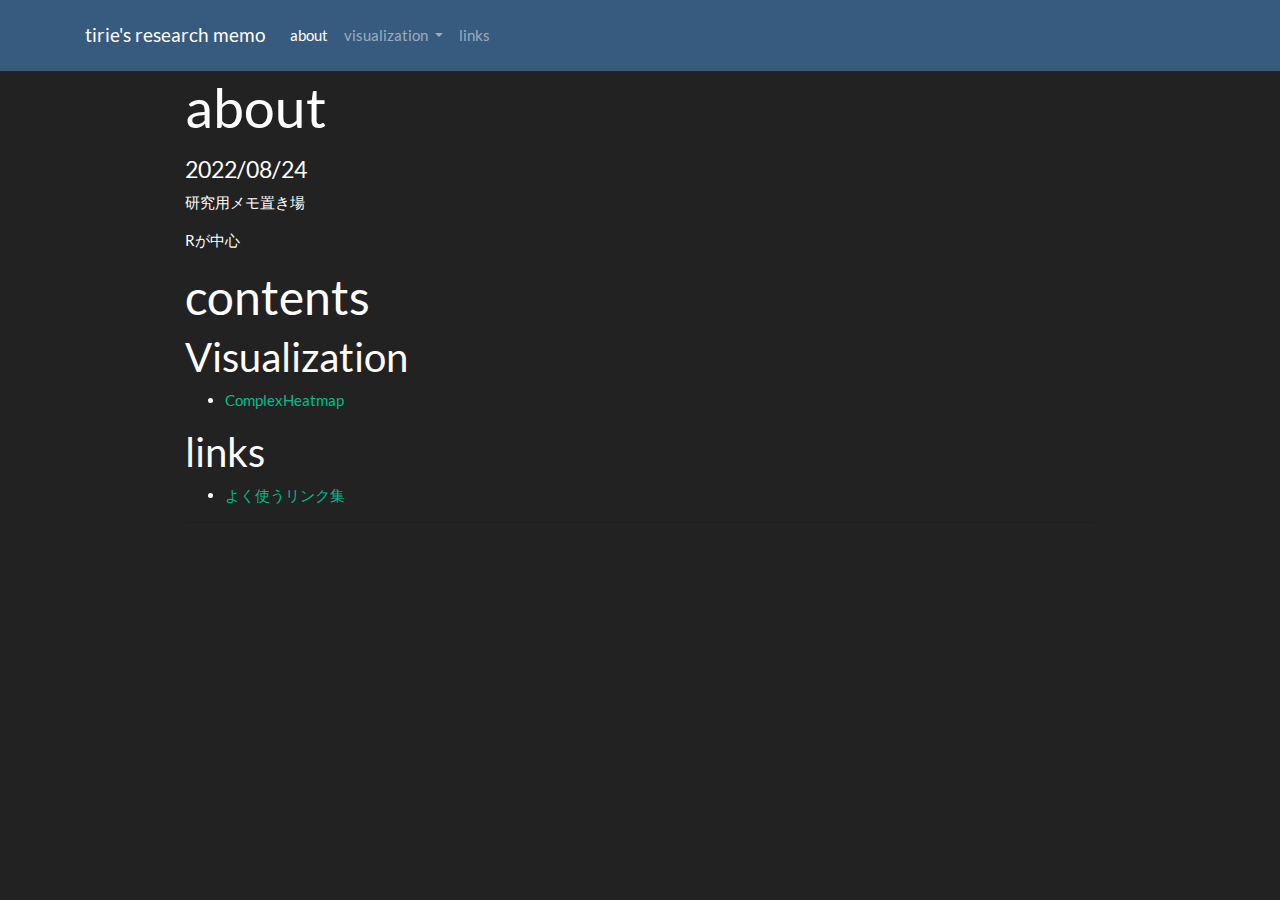
<file: docs/index.html>
<!DOCTYPE html>

<html>

<head>

<meta charset="utf-8" />
<meta name="generator" content="pandoc" />
<meta http-equiv="X-UA-Compatible" content="IE=EDGE" />




<title>about</title>

<script src="site_libs/header-attrs-2.14.3/header-attrs.js"></script>
<script src="site_libs/jquery-3.6.0/jquery-3.6.0.min.js"></script>
<meta name="viewport" content="width=device-width, initial-scale=1, shrink-to-fit=no" />
<link href="site_libs/bootstrap-4.6.0/bootstrap.min.css" rel="stylesheet" />
<script src="site_libs/bootstrap-4.6.0/bootstrap.bundle.min.js"></script>
<script src="site_libs/bs3compat-0.4.0/transition.js"></script>
<script src="site_libs/bs3compat-0.4.0/tabs.js"></script>
<script src="site_libs/bs3compat-0.4.0/bs3compat.js"></script>
<script src="site_libs/navigation-1.1/tabsets.js"></script>
<link href="site_libs/highlightjs-9.12.0/textmate.css" rel="stylesheet" />
<script src="site_libs/highlightjs-9.12.0/highlight.js"></script>

<style type="text/css">
  code{white-space: pre-wrap;}
  span.smallcaps{font-variant: small-caps;}
  span.underline{text-decoration: underline;}
  div.column{display: inline-block; vertical-align: top; width: 50%;}
  div.hanging-indent{margin-left: 1.5em; text-indent: -1.5em;}
  ul.task-list{list-style: none;}
    </style>

<style type="text/css">code{white-space: pre;}</style>
<script type="text/javascript">
if (window.hljs) {
  hljs.configure({languages: []});
  hljs.initHighlightingOnLoad();
  if (document.readyState && document.readyState === "complete") {
    window.setTimeout(function() { hljs.initHighlighting(); }, 0);
  }
}
</script>









<style type = "text/css">
.main-container {
  max-width: 940px;
  margin-left: auto;
  margin-right: auto;
}
img {
  max-width:100%;
}
.tabbed-pane {
  padding-top: 12px;
}
.html-widget {
  margin-bottom: 20px;
}
button.code-folding-btn:focus {
  outline: none;
}
summary {
  display: list-item;
}
details > summary > p:only-child {
  display: inline;
}
pre code {
  padding: 0;
}
</style>


<style type="text/css">
.dropdown-submenu {
  position: relative;
}
.dropdown-submenu>.dropdown-menu {
  top: 0;
  left: 100%;
  margin-top: -6px;
  margin-left: -1px;
  border-radius: 0 6px 6px 6px;
}
.dropdown-submenu:hover>.dropdown-menu {
  display: block;
}
.dropdown-submenu>a:after {
  display: block;
  content: " ";
  float: right;
  width: 0;
  height: 0;
  border-color: transparent;
  border-style: solid;
  border-width: 5px 0 5px 5px;
  border-left-color: #cccccc;
  margin-top: 5px;
  margin-right: -10px;
}
.dropdown-submenu:hover>a:after {
  border-left-color: #adb5bd;
}
.dropdown-submenu.pull-left {
  float: none;
}
.dropdown-submenu.pull-left>.dropdown-menu {
  left: -100%;
  margin-left: 10px;
  border-radius: 6px 0 6px 6px;
}
</style>

<script type="text/javascript">
// manage active state of menu based on current page
$(document).ready(function () {
  // active menu anchor
  href = window.location.pathname
  href = href.substr(href.lastIndexOf('/') + 1)
  if (href === "")
    href = "index.html";
  var menuAnchor = $('a[href="' + href + '"]');

  // mark the anchor link active (and if it's in a dropdown, also mark that active)
  var dropdown = menuAnchor.closest('li.dropdown');
  if (window.bootstrap) { // Bootstrap 4+
    menuAnchor.addClass('active');
    dropdown.find('> .dropdown-toggle').addClass('active');
  } else { // Bootstrap 3
    menuAnchor.parent().addClass('active');
    dropdown.addClass('active');
  }

  // Navbar adjustments
  var navHeight = $(".navbar").first().height() + 15;
  var style = document.createElement('style');
  var pt = "padding-top: " + navHeight + "px; ";
  var mt = "margin-top: -" + navHeight + "px; ";
  var css = "";
  // offset scroll position for anchor links (for fixed navbar)
  for (var i = 1; i <= 6; i++) {
    css += ".section h" + i + "{ " + pt + mt + "}\n";
  }
  style.innerHTML = "body {" + pt + "padding-bottom: 40px; }\n" + css;
  document.head.appendChild(style);
});
</script>

<!-- tabsets -->

<style type="text/css">
.tabset-dropdown > .nav-tabs {
  display: inline-table;
  max-height: 500px;
  min-height: 44px;
  overflow-y: auto;
  border: 1px solid #ddd;
  border-radius: 4px;
}

.tabset-dropdown > .nav-tabs > li.active:before {
  content: "";
  font-family: 'Glyphicons Halflings';
  display: inline-block;
  padding: 10px;
  border-right: 1px solid #ddd;
}

.tabset-dropdown > .nav-tabs.nav-tabs-open > li.active:before {
  content: "&#xe258;";
  border: none;
}

.tabset-dropdown > .nav-tabs.nav-tabs-open:before {
  content: "";
  font-family: 'Glyphicons Halflings';
  display: inline-block;
  padding: 10px;
  border-right: 1px solid #ddd;
}

.tabset-dropdown > .nav-tabs > li.active {
  display: block;
}

.tabset-dropdown > .nav-tabs > li > a,
.tabset-dropdown > .nav-tabs > li > a:focus,
.tabset-dropdown > .nav-tabs > li > a:hover {
  border: none;
  display: inline-block;
  border-radius: 4px;
  background-color: transparent;
}

.tabset-dropdown > .nav-tabs.nav-tabs-open > li {
  display: block;
  float: none;
}

.tabset-dropdown > .nav-tabs > li {
  display: none;
}
</style>

<!-- code folding -->




</head>

<body>


<div class="container-fluid main-container">




<div class="navbar navbar-default  navbar-fixed-top" role="navigation">
  <div class="container">
    <div class="navbar-header">
      <button type="button" class="navbar-toggle collapsed" data-toggle="collapse" data-bs-toggle="collapse" data-target="#navbar" data-bs-target="#navbar">
        <span class="icon-bar"></span>
        <span class="icon-bar"></span>
        <span class="icon-bar"></span>
      </button>
      <a class="navbar-brand" href="index.html">tirie's research memo</a>
    </div>
    <div id="navbar" class="navbar-collapse collapse">
      <ul class="nav navbar-nav">
        <li>
  <a href="index.html">about</a>
</li>
<li class="dropdown">
  <a href="#" class="dropdown-toggle" data-toggle="dropdown" role="button" data-bs-toggle="dropdown" aria-expanded="false">
    visualization
     
    <span class="caret"></span>
  </a>
  <ul class="dropdown-menu" role="menu">
    <li>
      <a href="ComplexHeatmap.html">ComplexHeatmap</a>
    </li>
  </ul>
</li>
<li>
  <a href="links.html">links</a>
</li>
      </ul>
      <ul class="nav navbar-nav navbar-right">
        
      </ul>
    </div><!--/.nav-collapse -->
  </div><!--/.container -->
</div><!--/.navbar -->

<div id="header">



<h1 class="title toc-ignore">about</h1>
<h4 class="date">2022/08/24</h4>

</div>


<p>研究用メモ置き場</p>
<p>Rが中心</p>
<div id="contents" class="section level1">
<h1>contents</h1>
<div id="visualization" class="section level2">
<h2>Visualization</h2>
<ul>
<li><a href="ComplexHeatmap.html">ComplexHeatmap</a></li>
</ul>
</div>
<div id="links" class="section level2">
<h2>links</h2>
<ul>
<li><a href="links.html">よく使うリンク集</a></li>
</ul>
<hr />
</div>
</div>




</div>

<script>

// add bootstrap table styles to pandoc tables
function bootstrapStylePandocTables() {
  $('tr.odd').parent('tbody').parent('table').addClass('table table-condensed');
}
$(document).ready(function () {
  bootstrapStylePandocTables();
});


</script>

<!-- tabsets -->

<script>
$(document).ready(function () {
  window.buildTabsets("TOC");
});

$(document).ready(function () {
  $('.tabset-dropdown > .nav-tabs > li').click(function () {
    $(this).parent().toggleClass('nav-tabs-open');
  });
});
</script>

<!-- code folding -->


<!-- dynamically load mathjax for compatibility with self-contained -->
<script>
  (function () {
    var script = document.createElement("script");
    script.type = "text/javascript";
    script.src  = "https://mathjax.rstudio.com/latest/MathJax.js?config=TeX-AMS-MML_HTMLorMML";
    document.getElementsByTagName("head")[0].appendChild(script);
  })();
</script>

</body>
</html>
</file>
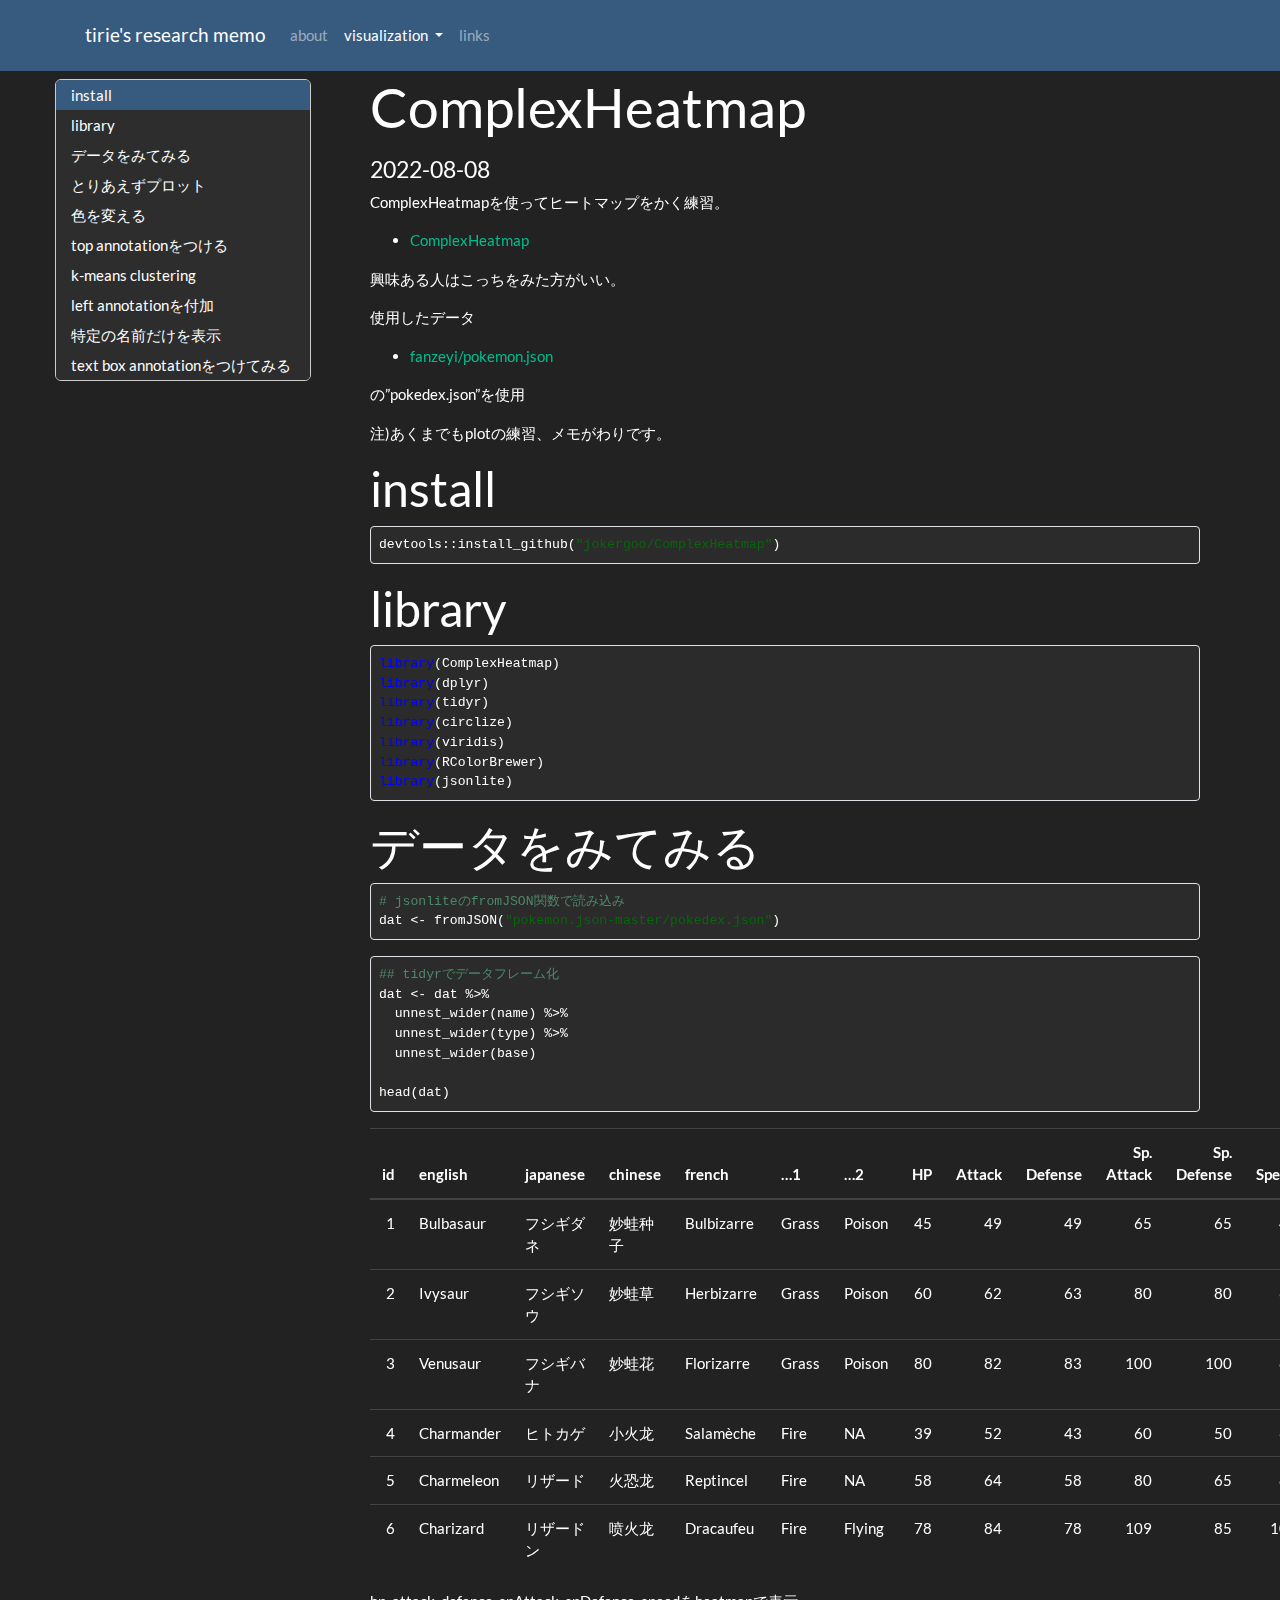
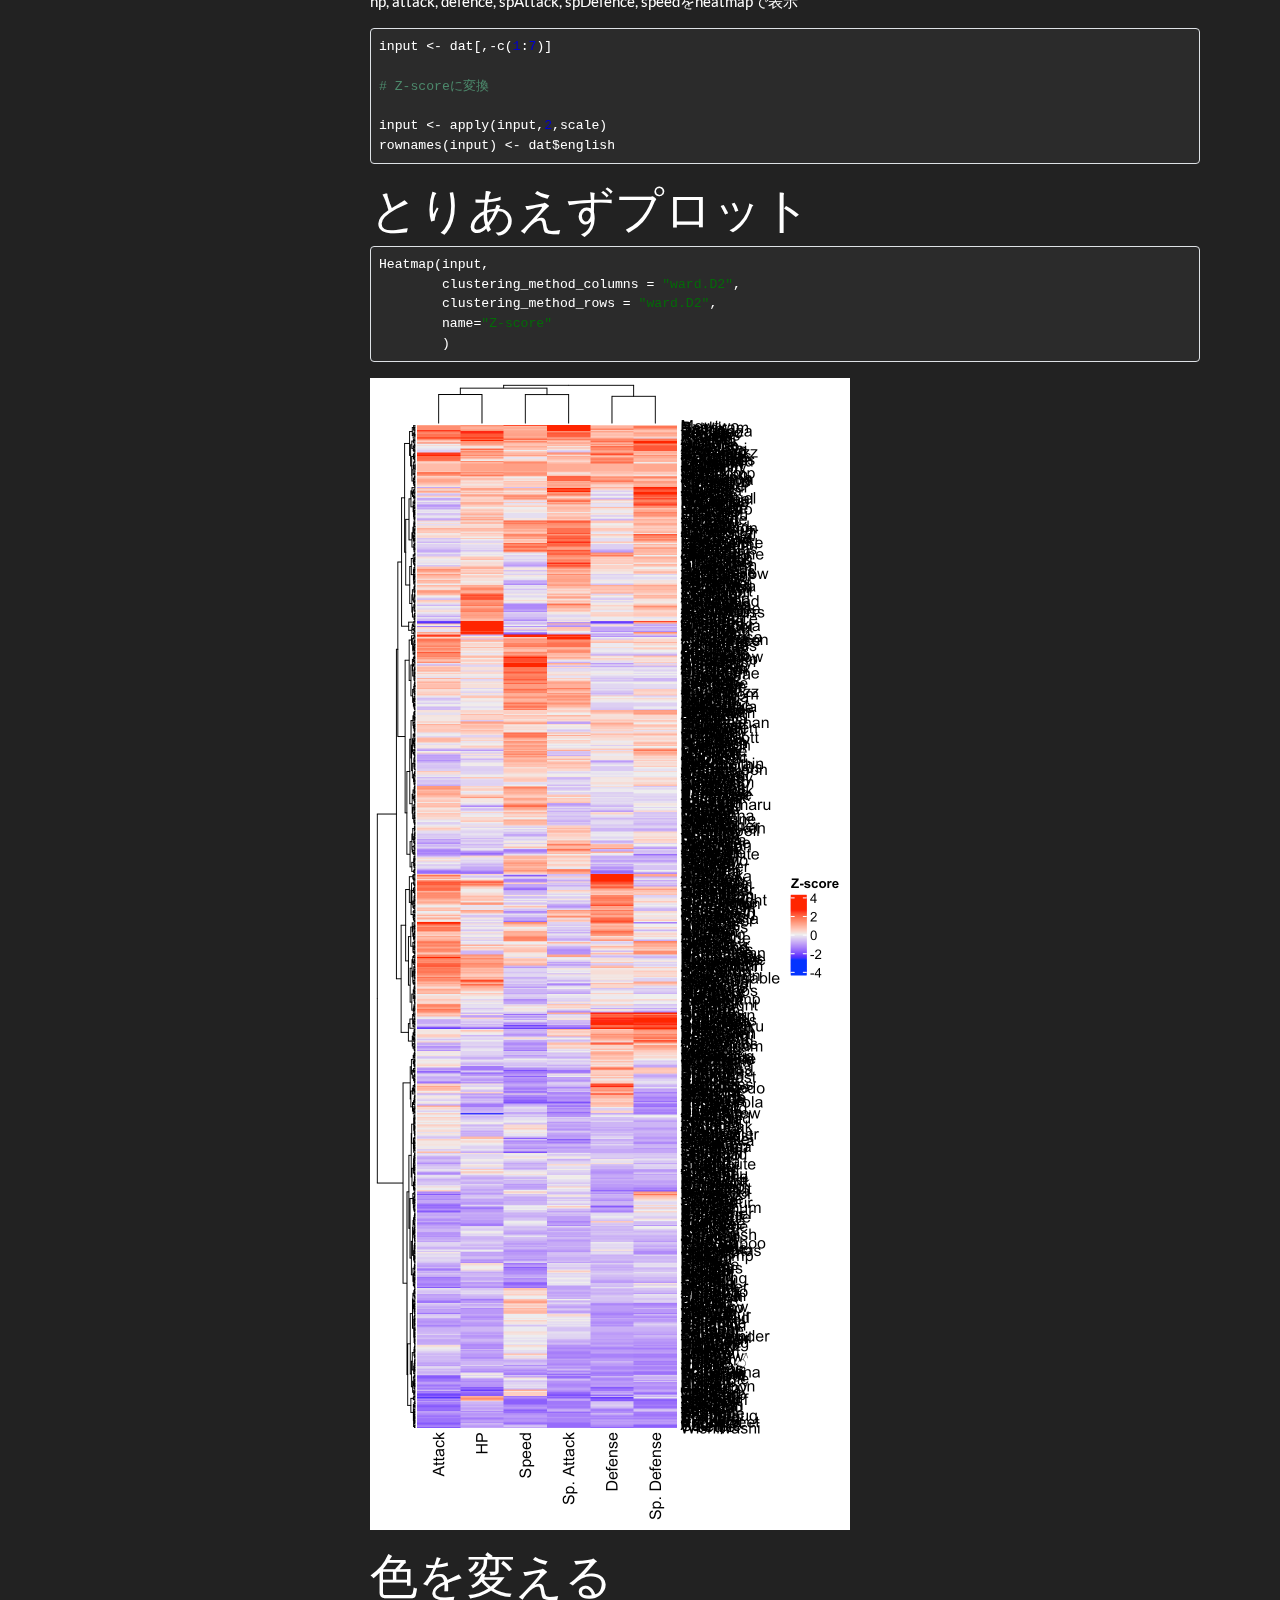
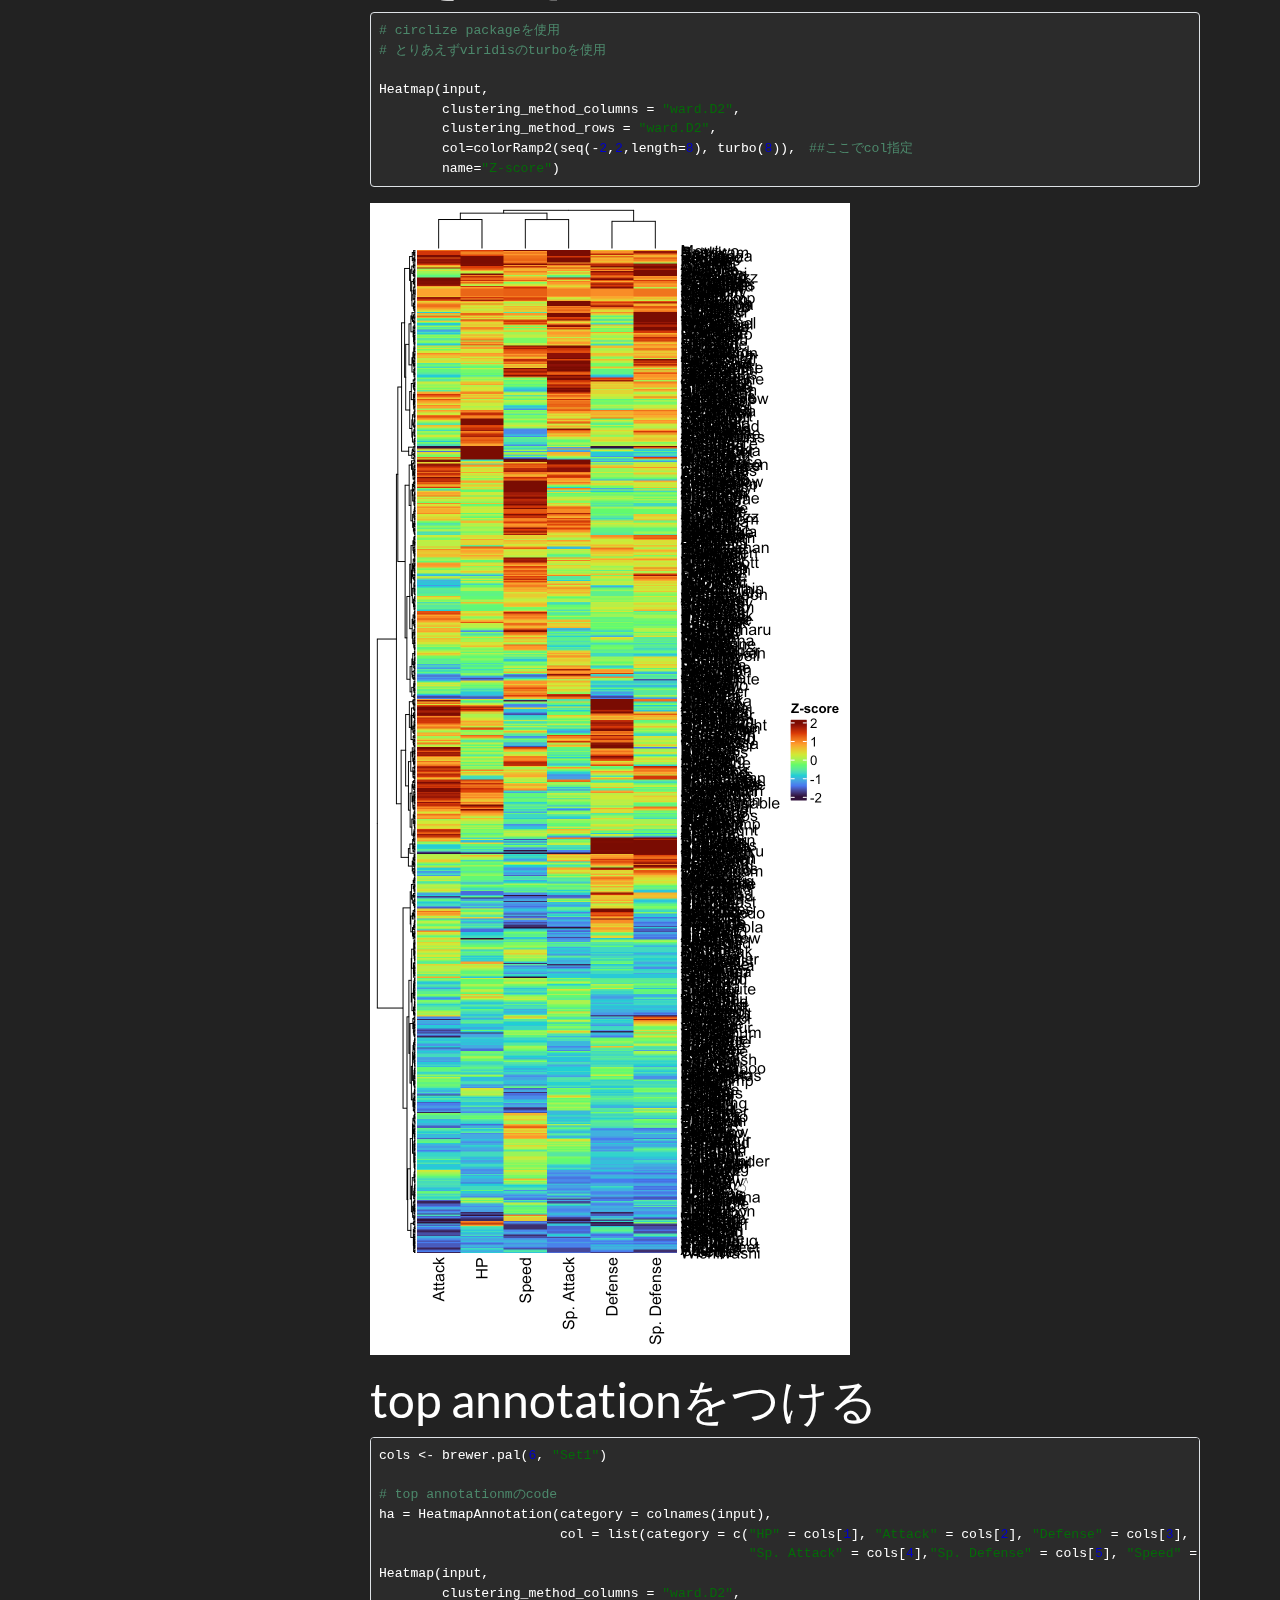
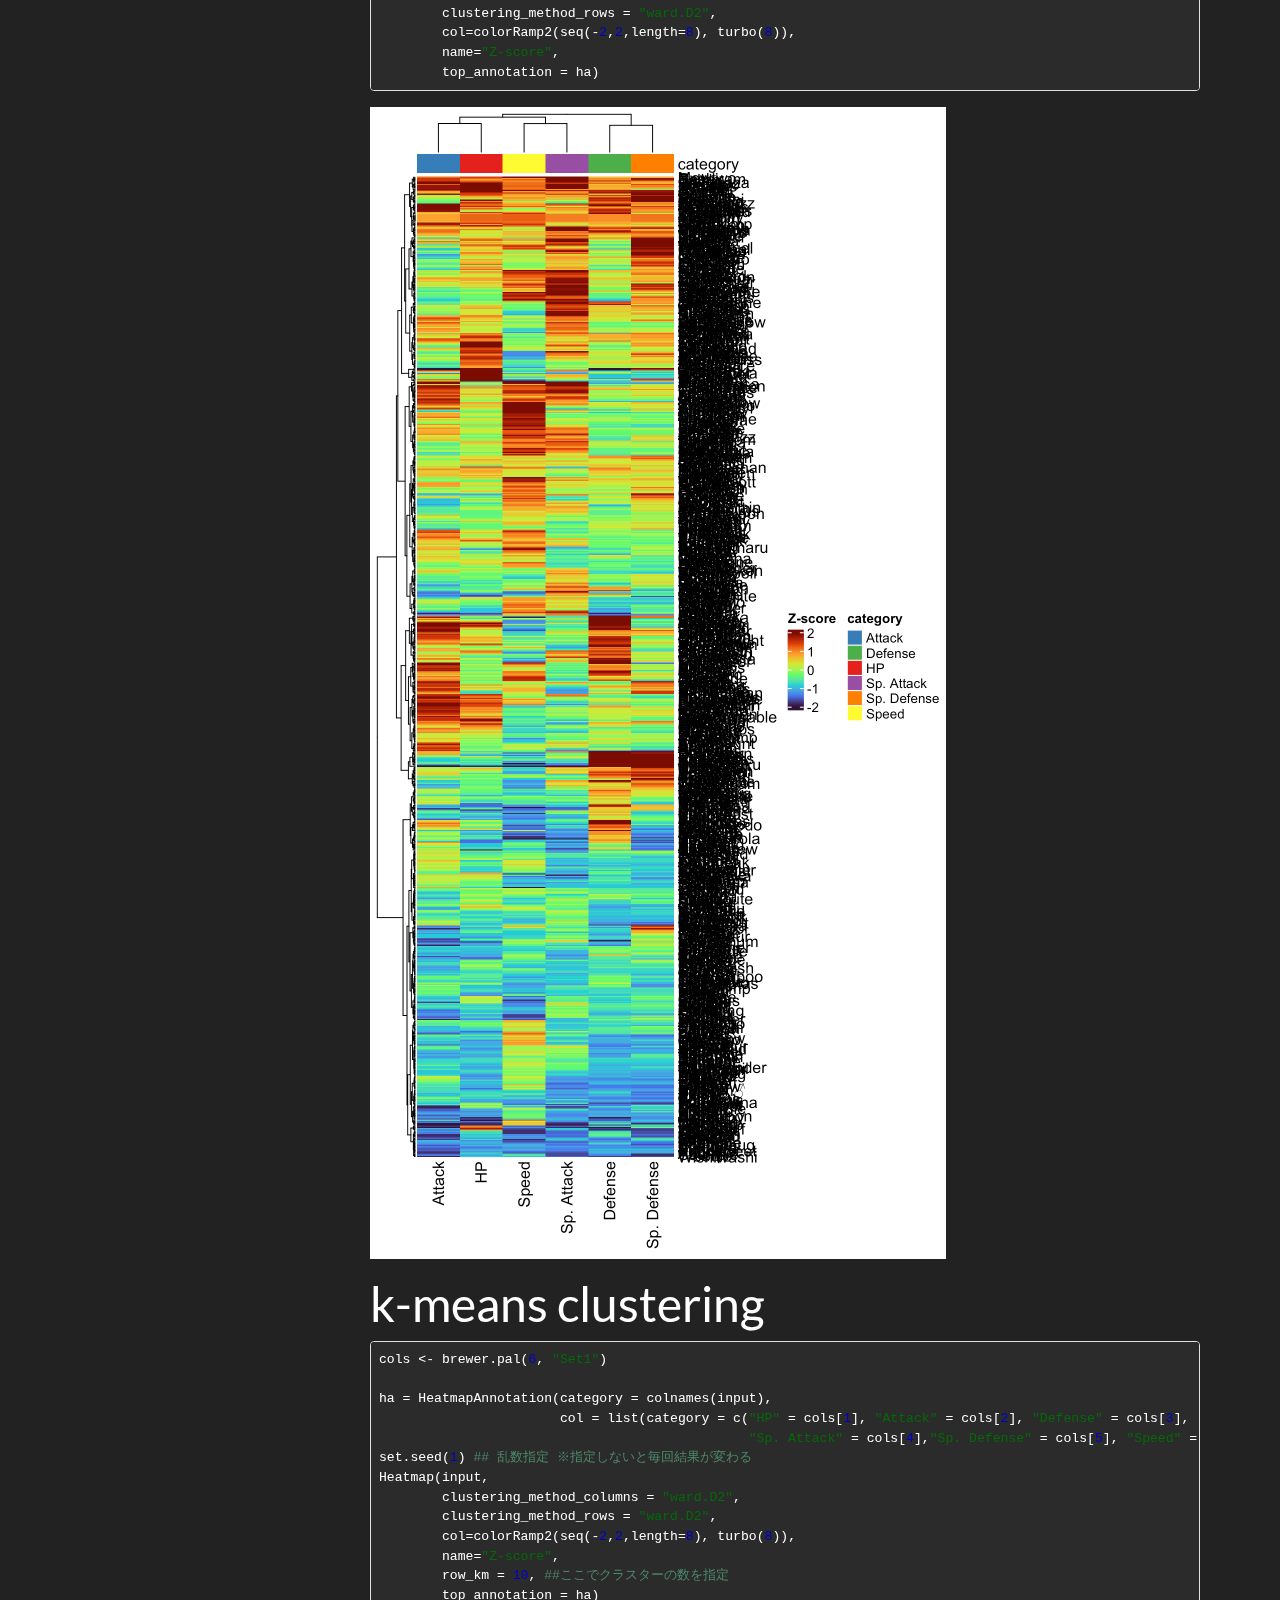
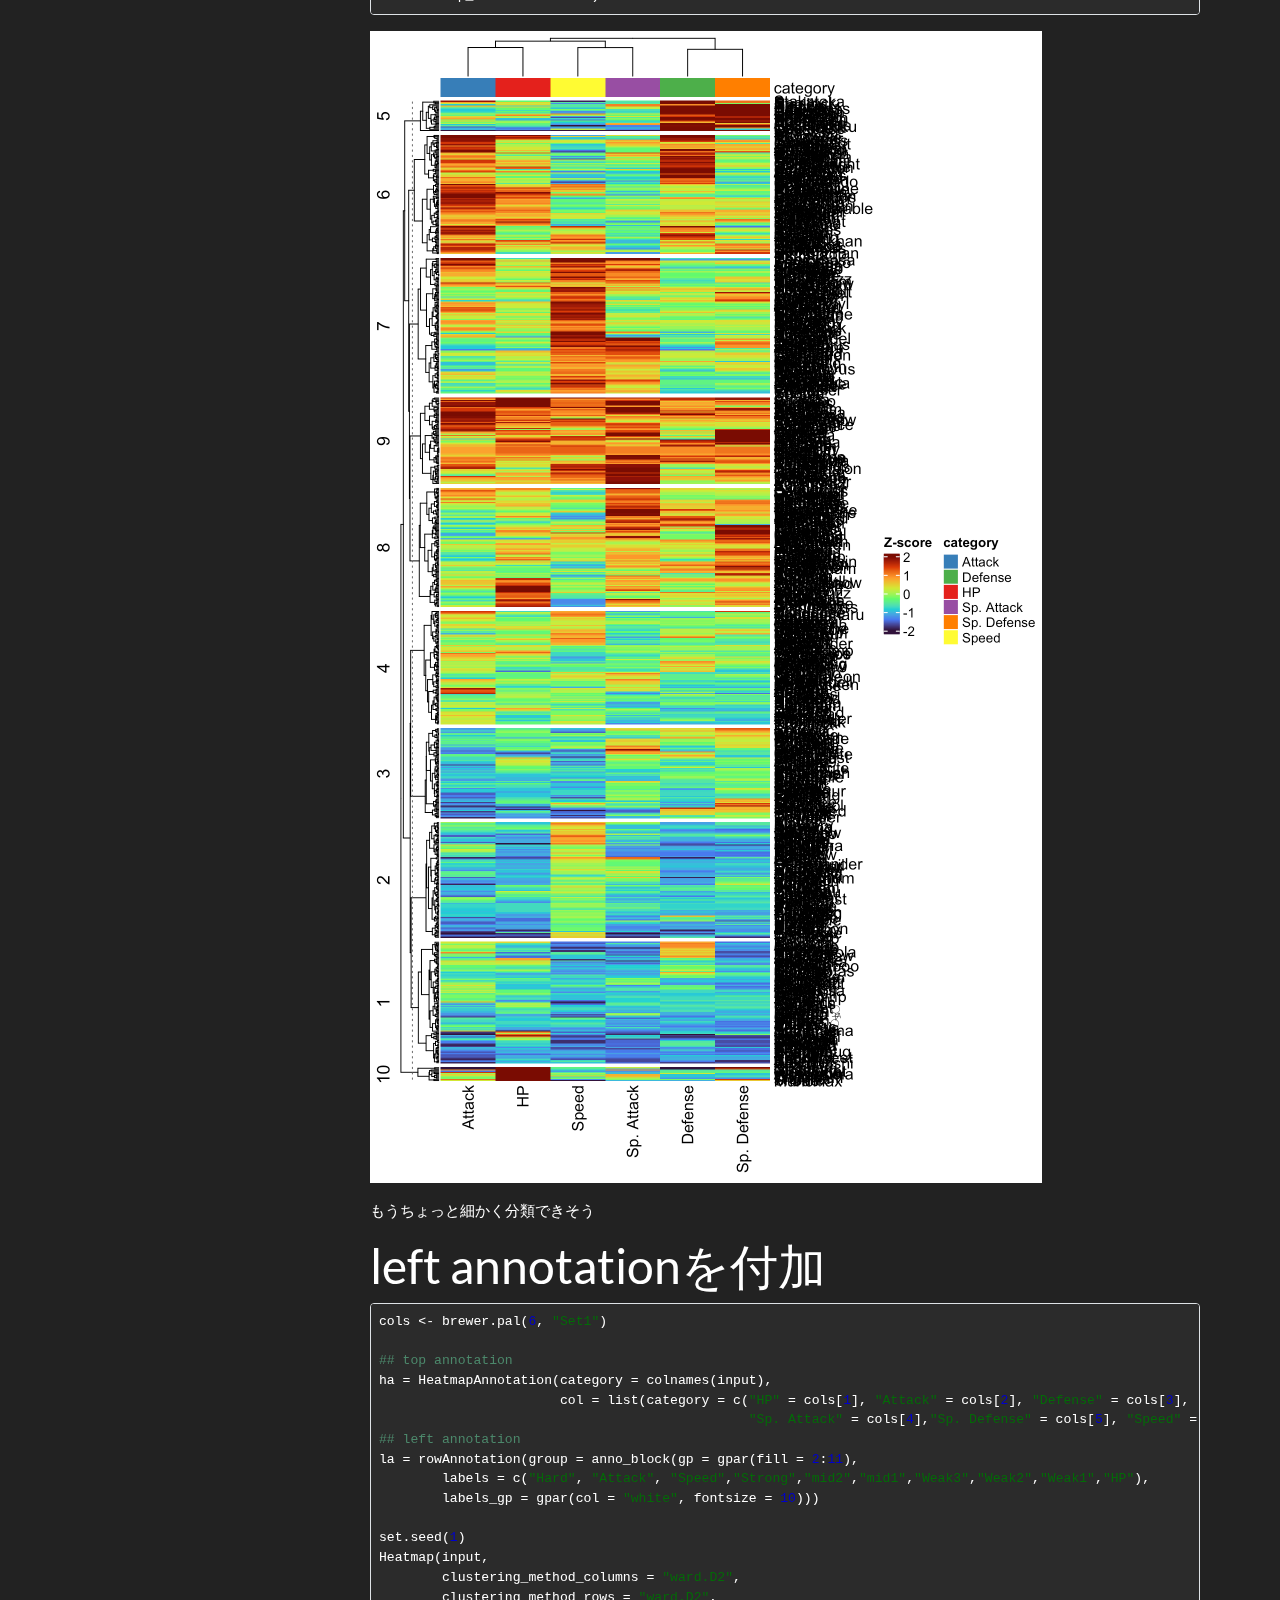
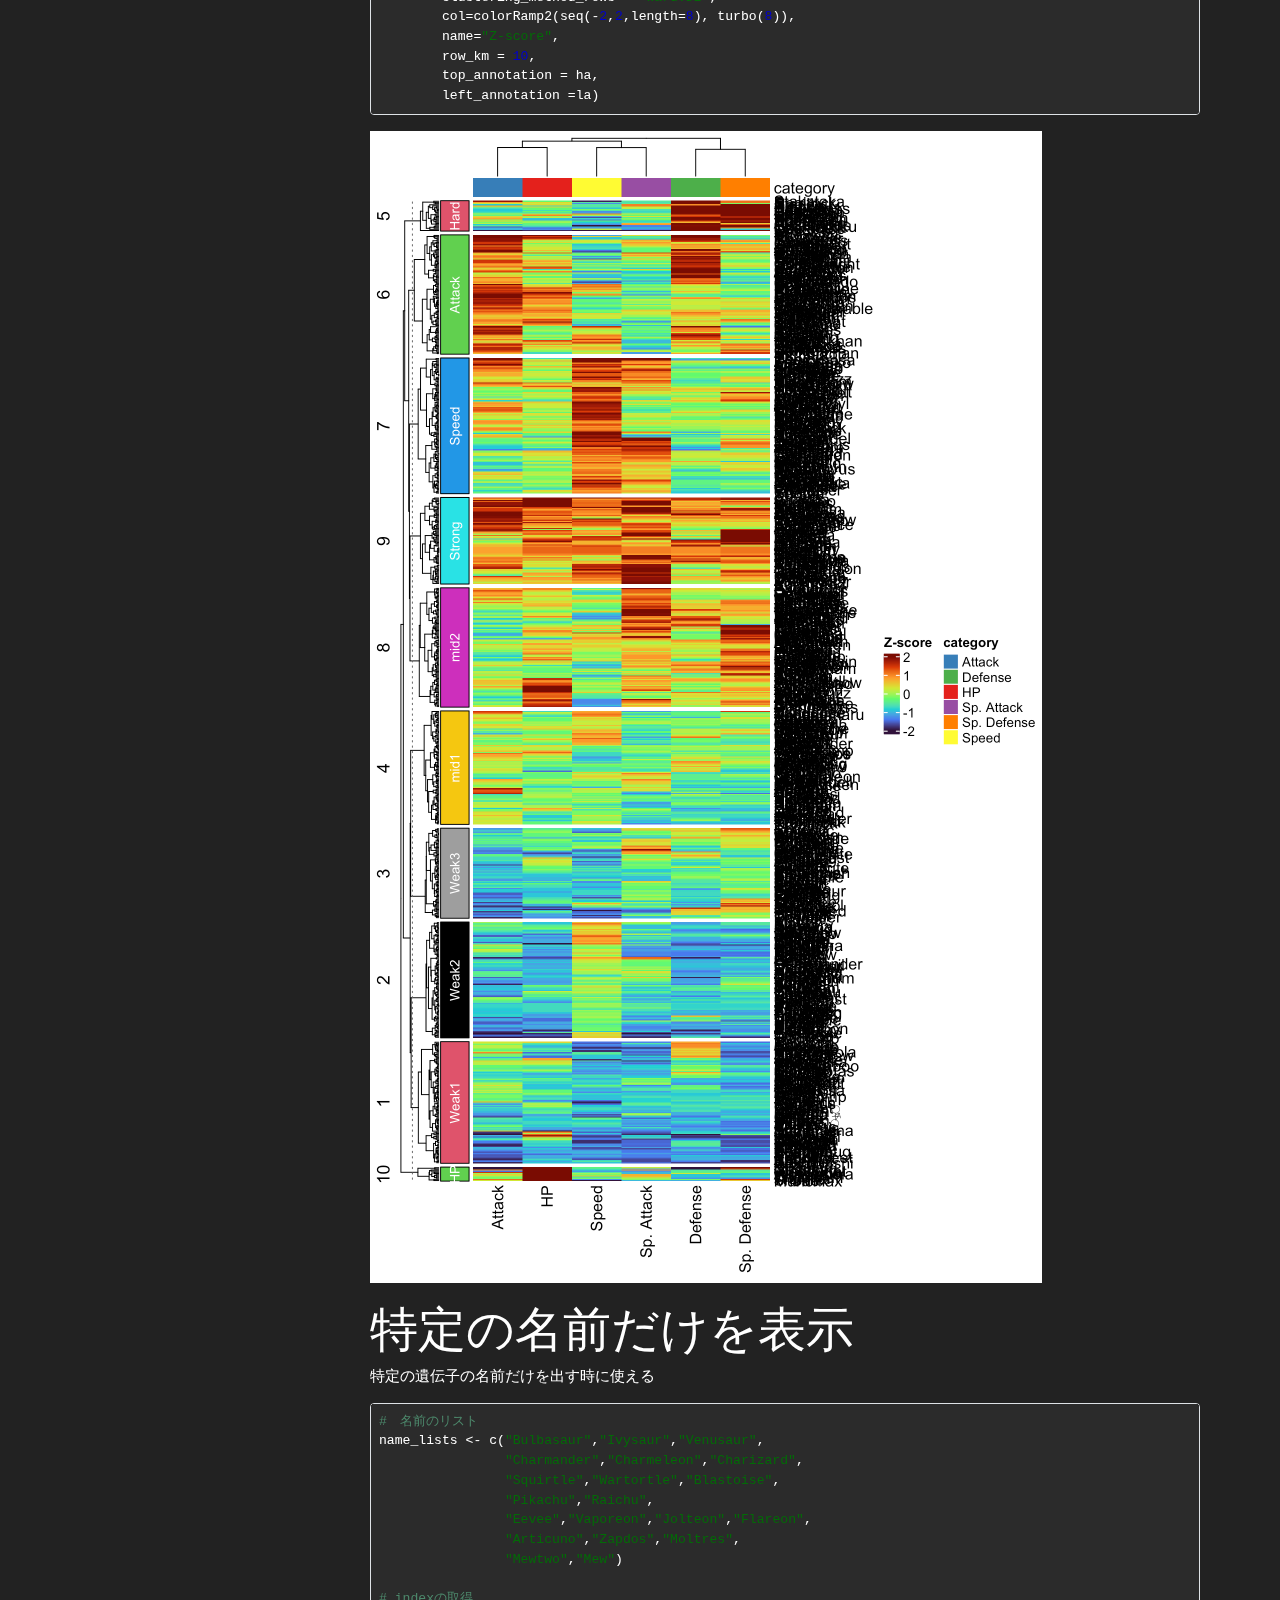
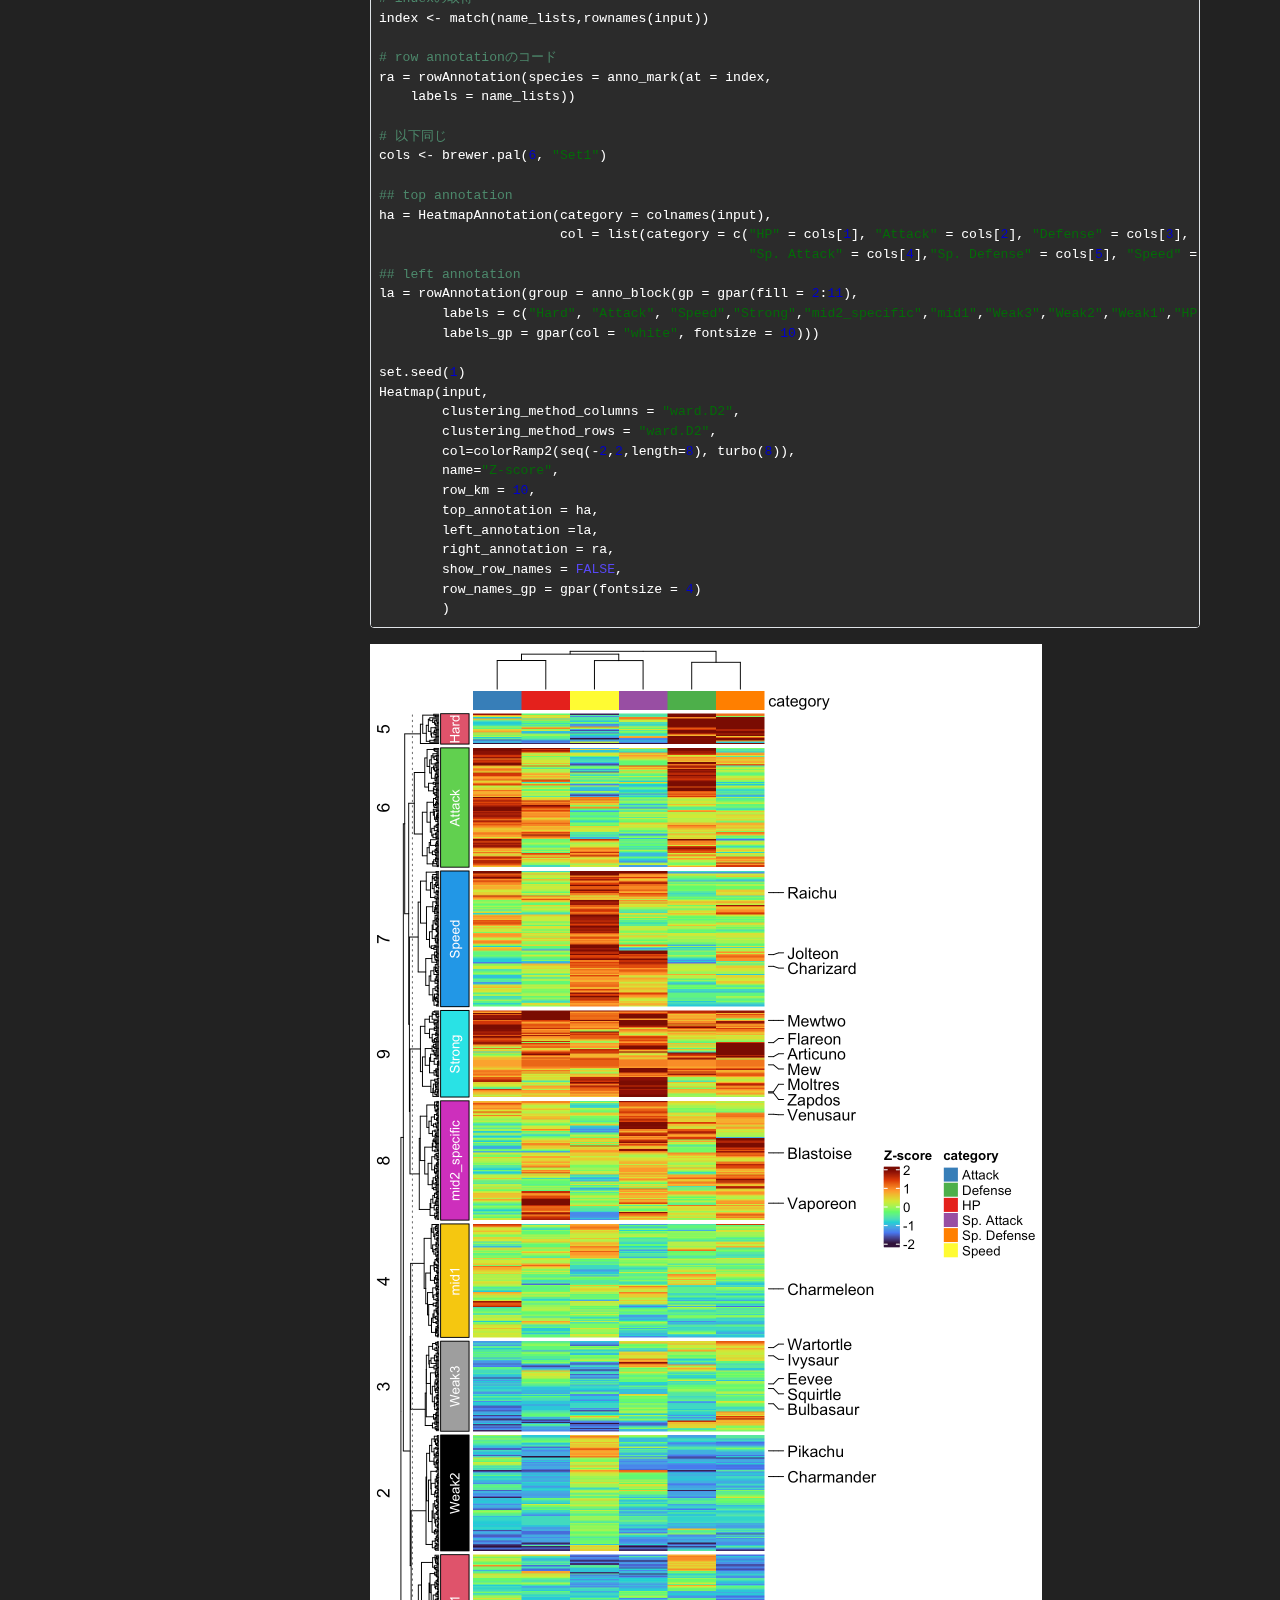
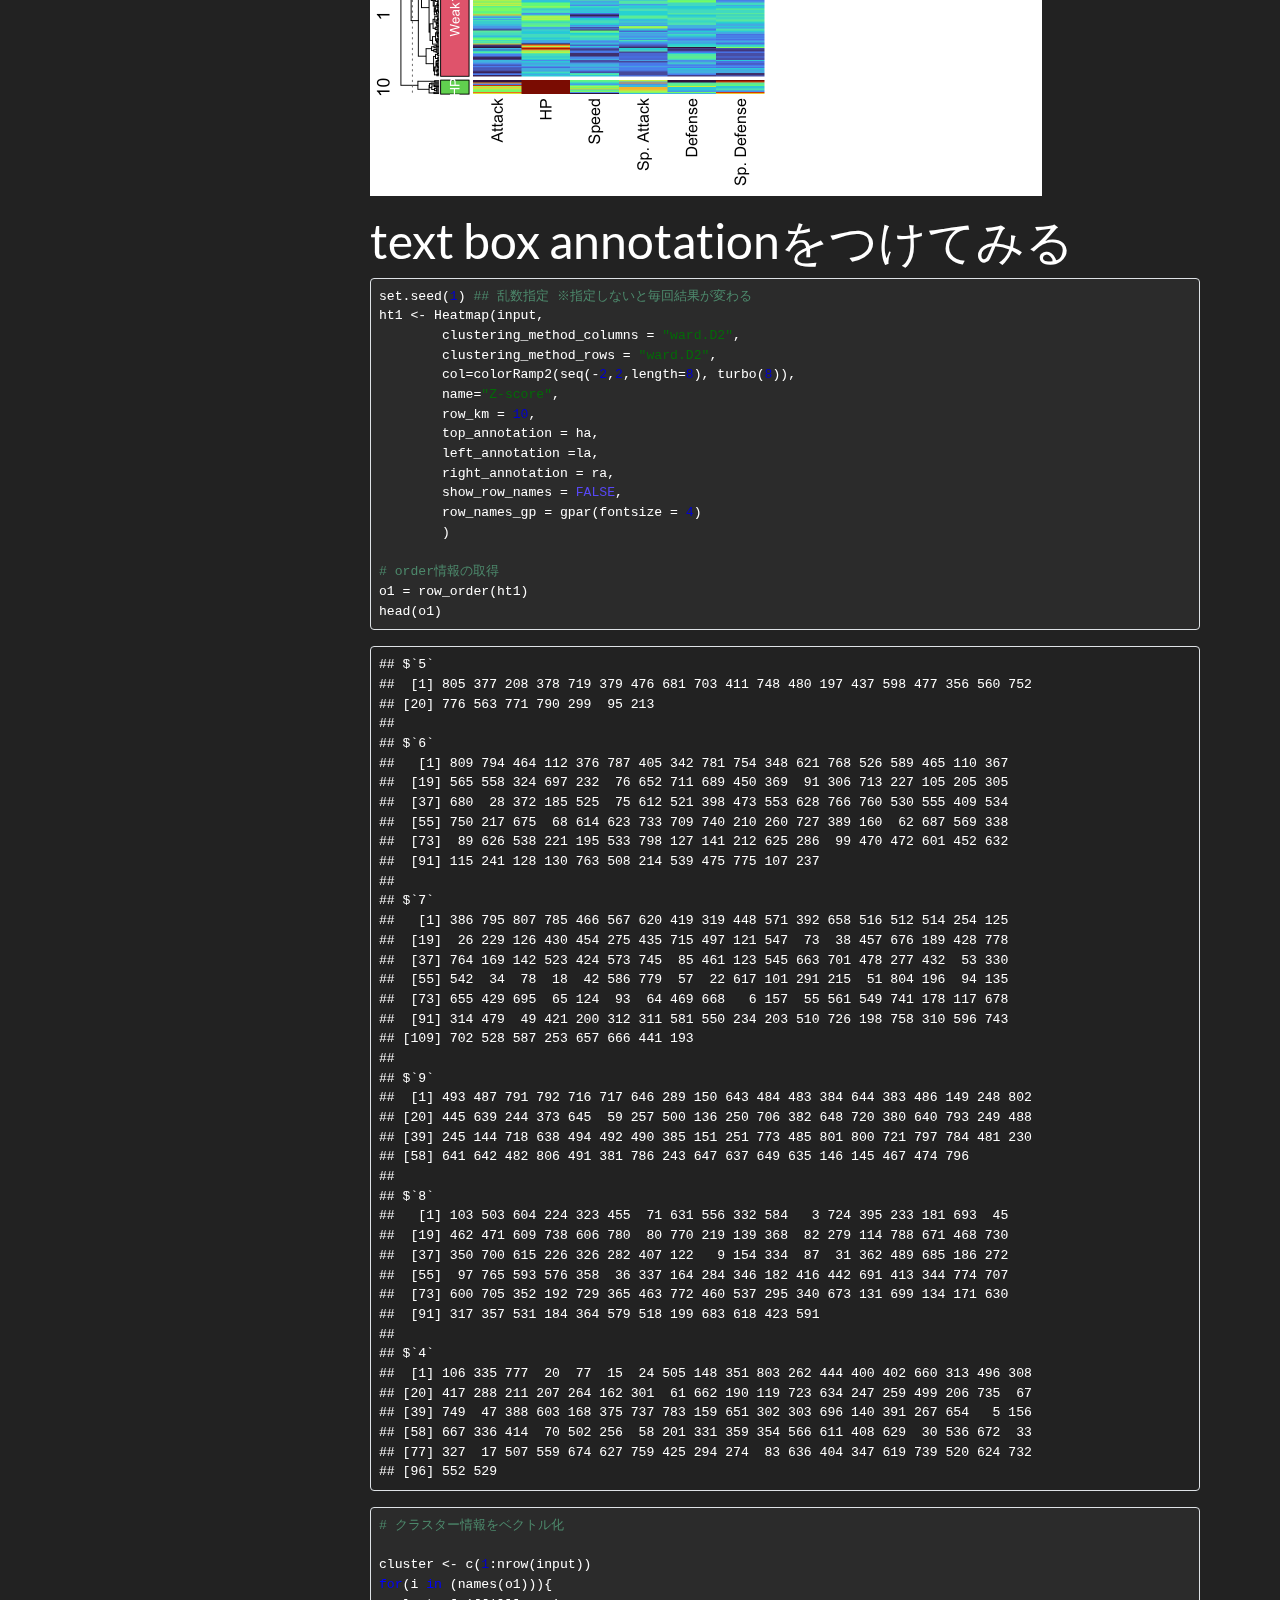
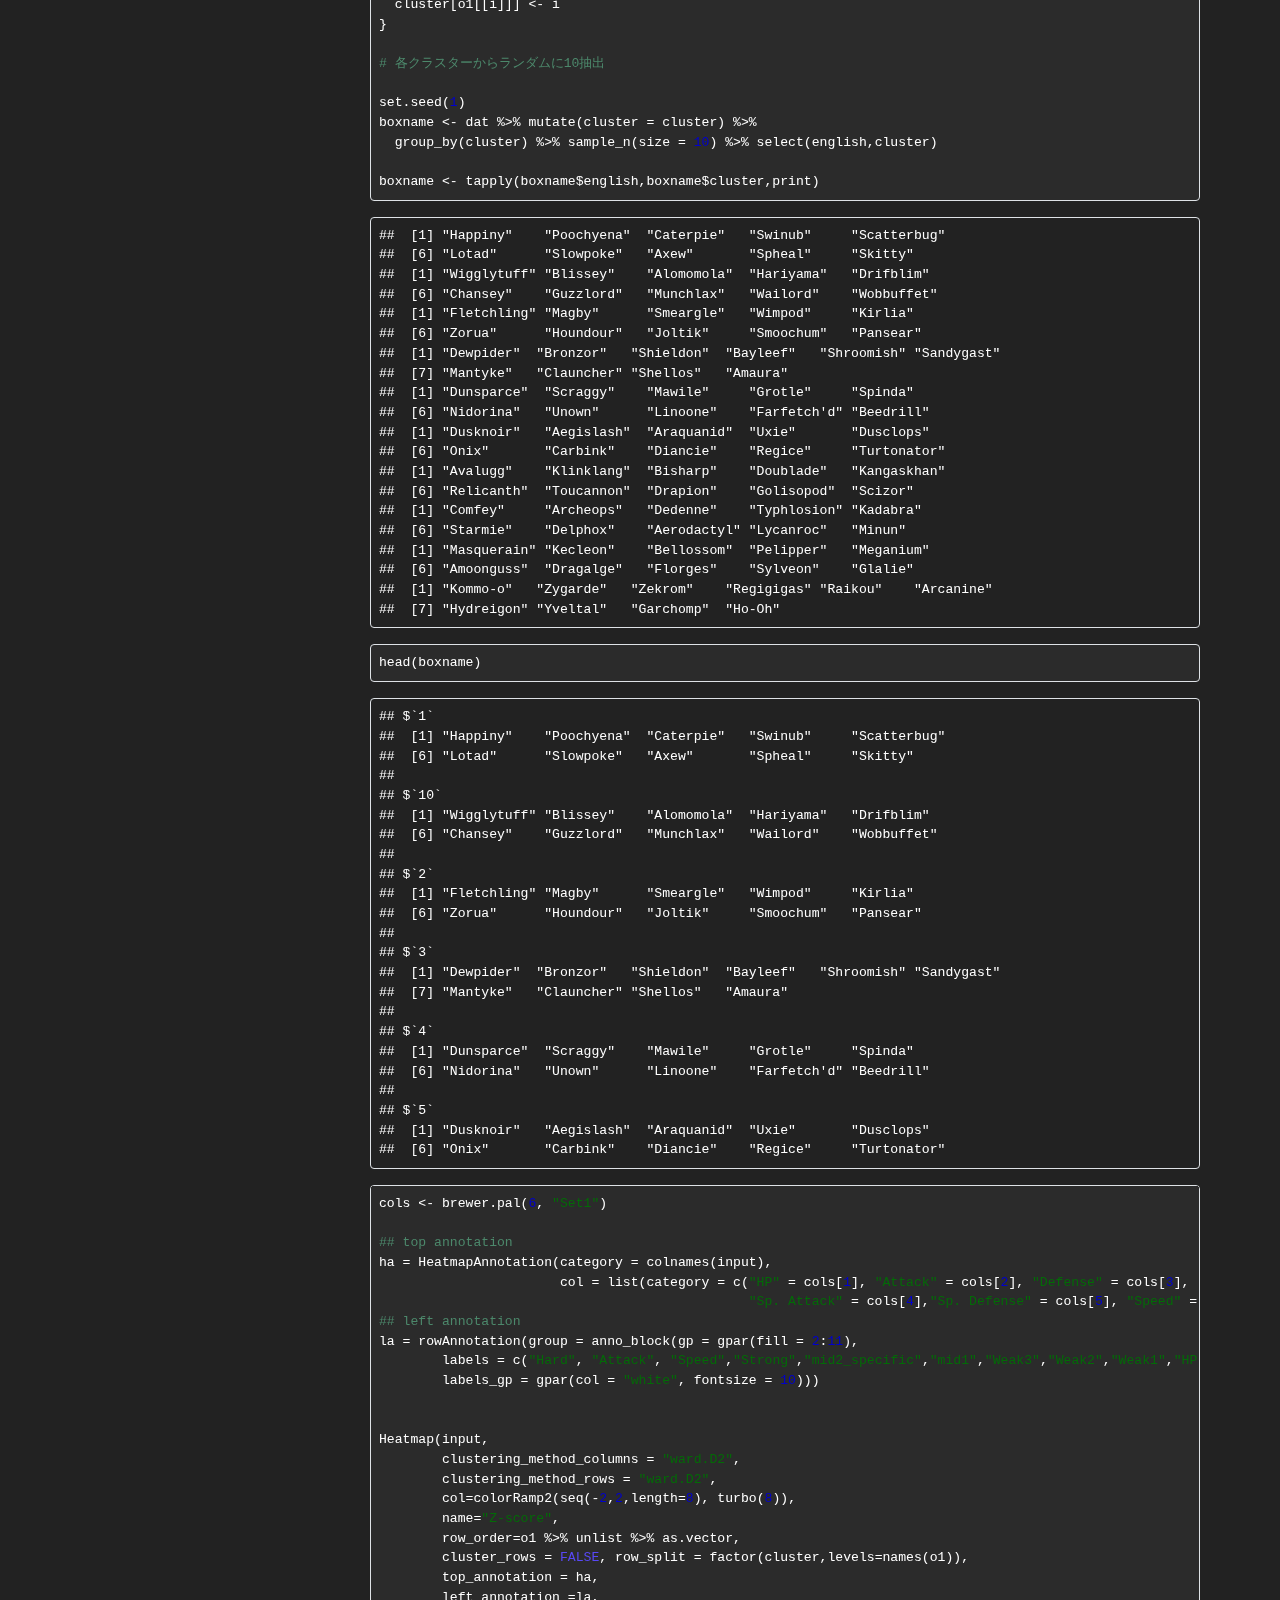
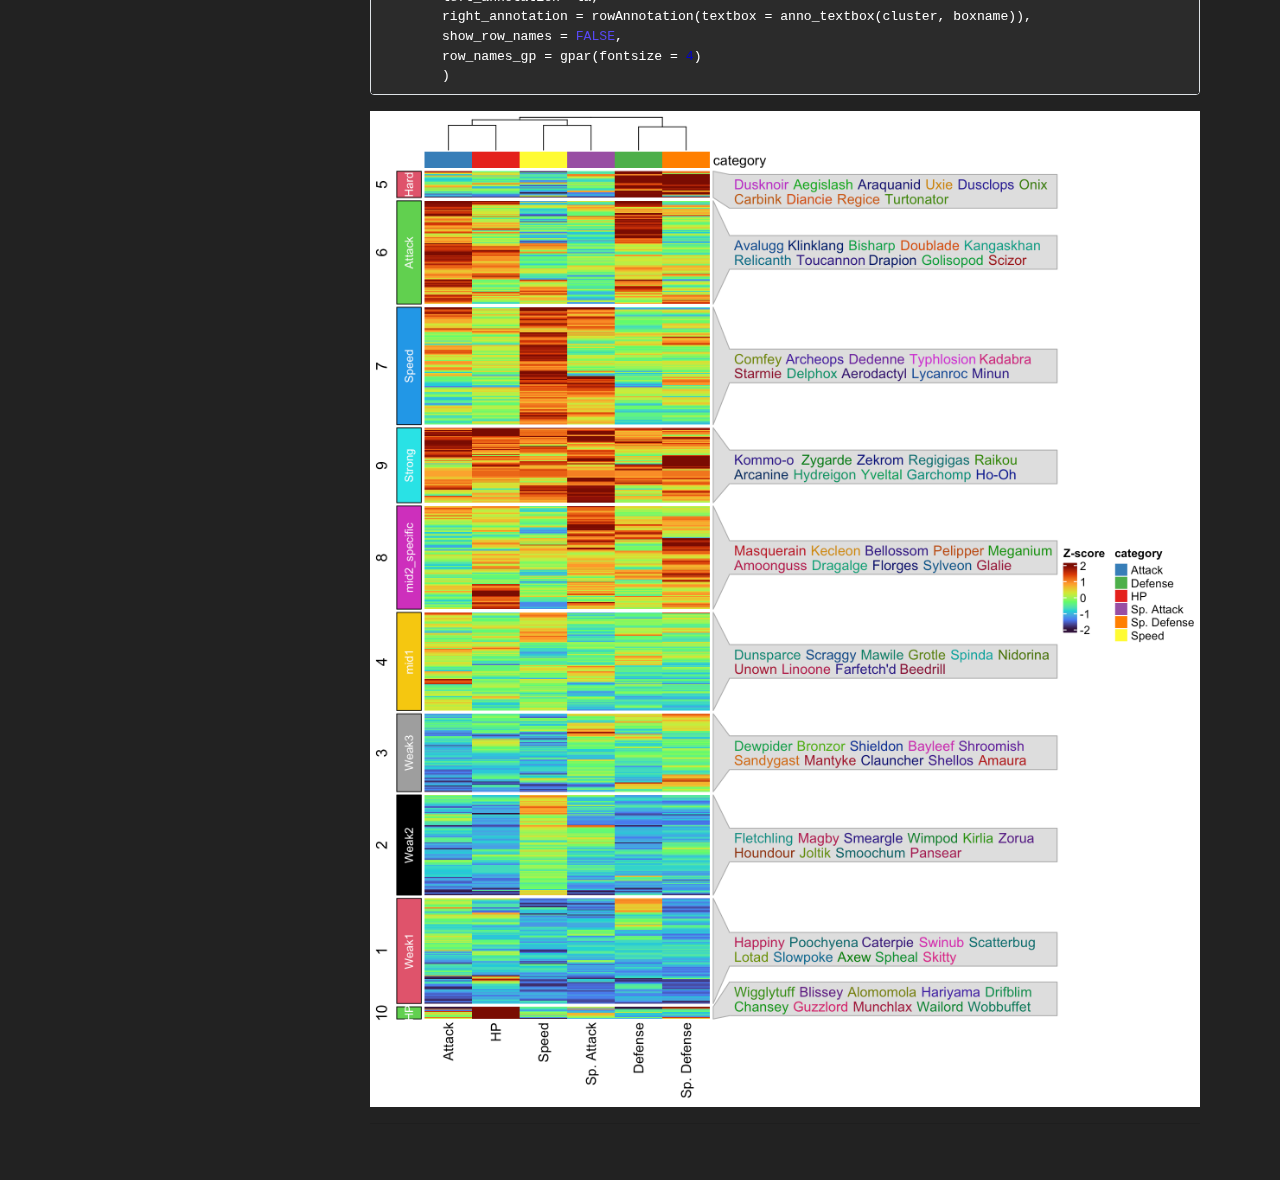
<file: docs/ComplexHeatmap.html>
<!DOCTYPE html>

<html>

<head>

<meta charset="utf-8" />
<meta name="generator" content="pandoc" />
<meta http-equiv="X-UA-Compatible" content="IE=EDGE" />



<meta name="date" content="2022-08-08" />

<title>ComplexHeatmap</title>

<script src="site_libs/header-attrs-2.14.3/header-attrs.js"></script>
<script src="site_libs/jquery-3.6.0/jquery-3.6.0.min.js"></script>
<meta name="viewport" content="width=device-width, initial-scale=1, shrink-to-fit=no" />
<link href="site_libs/bootstrap-4.6.0/bootstrap.min.css" rel="stylesheet" />
<script src="site_libs/bootstrap-4.6.0/bootstrap.bundle.min.js"></script>
<script src="site_libs/bs3compat-0.4.0/transition.js"></script>
<script src="site_libs/bs3compat-0.4.0/tabs.js"></script>
<script src="site_libs/bs3compat-0.4.0/bs3compat.js"></script>
<script src="site_libs/jqueryui-1.11.4/jquery-ui.min.js"></script>
<link href="site_libs/tocify-1.9.1/jquery.tocify.css" rel="stylesheet" />
<script src="site_libs/tocify-1.9.1/jquery.tocify.js"></script>
<script src="site_libs/navigation-1.1/tabsets.js"></script>
<link href="site_libs/highlightjs-9.12.0/textmate.css" rel="stylesheet" />
<script src="site_libs/highlightjs-9.12.0/highlight.js"></script>

<style type="text/css">
  code{white-space: pre-wrap;}
  span.smallcaps{font-variant: small-caps;}
  span.underline{text-decoration: underline;}
  div.column{display: inline-block; vertical-align: top; width: 50%;}
  div.hanging-indent{margin-left: 1.5em; text-indent: -1.5em;}
  ul.task-list{list-style: none;}
    </style>

<style type="text/css">code{white-space: pre;}</style>
<script type="text/javascript">
if (window.hljs) {
  hljs.configure({languages: []});
  hljs.initHighlightingOnLoad();
  if (document.readyState && document.readyState === "complete") {
    window.setTimeout(function() { hljs.initHighlighting(); }, 0);
  }
}
</script>









<style type = "text/css">
.main-container {
  max-width: 940px;
  margin-left: auto;
  margin-right: auto;
}
img {
  max-width:100%;
}
.tabbed-pane {
  padding-top: 12px;
}
.html-widget {
  margin-bottom: 20px;
}
button.code-folding-btn:focus {
  outline: none;
}
summary {
  display: list-item;
}
details > summary > p:only-child {
  display: inline;
}
pre code {
  padding: 0;
}
</style>


<style type="text/css">
.dropdown-submenu {
  position: relative;
}
.dropdown-submenu>.dropdown-menu {
  top: 0;
  left: 100%;
  margin-top: -6px;
  margin-left: -1px;
  border-radius: 0 6px 6px 6px;
}
.dropdown-submenu:hover>.dropdown-menu {
  display: block;
}
.dropdown-submenu>a:after {
  display: block;
  content: " ";
  float: right;
  width: 0;
  height: 0;
  border-color: transparent;
  border-style: solid;
  border-width: 5px 0 5px 5px;
  border-left-color: #cccccc;
  margin-top: 5px;
  margin-right: -10px;
}
.dropdown-submenu:hover>a:after {
  border-left-color: #adb5bd;
}
.dropdown-submenu.pull-left {
  float: none;
}
.dropdown-submenu.pull-left>.dropdown-menu {
  left: -100%;
  margin-left: 10px;
  border-radius: 6px 0 6px 6px;
}
</style>

<script type="text/javascript">
// manage active state of menu based on current page
$(document).ready(function () {
  // active menu anchor
  href = window.location.pathname
  href = href.substr(href.lastIndexOf('/') + 1)
  if (href === "")
    href = "index.html";
  var menuAnchor = $('a[href="' + href + '"]');

  // mark the anchor link active (and if it's in a dropdown, also mark that active)
  var dropdown = menuAnchor.closest('li.dropdown');
  if (window.bootstrap) { // Bootstrap 4+
    menuAnchor.addClass('active');
    dropdown.find('> .dropdown-toggle').addClass('active');
  } else { // Bootstrap 3
    menuAnchor.parent().addClass('active');
    dropdown.addClass('active');
  }

  // Navbar adjustments
  var navHeight = $(".navbar").first().height() + 15;
  var style = document.createElement('style');
  var pt = "padding-top: " + navHeight + "px; ";
  var mt = "margin-top: -" + navHeight + "px; ";
  var css = "";
  // offset scroll position for anchor links (for fixed navbar)
  for (var i = 1; i <= 6; i++) {
    css += ".section h" + i + "{ " + pt + mt + "}\n";
  }
  style.innerHTML = "body {" + pt + "padding-bottom: 40px; }\n" + css;
  document.head.appendChild(style);
});
</script>

<!-- tabsets -->

<style type="text/css">
.tabset-dropdown > .nav-tabs {
  display: inline-table;
  max-height: 500px;
  min-height: 44px;
  overflow-y: auto;
  border: 1px solid #ddd;
  border-radius: 4px;
}

.tabset-dropdown > .nav-tabs > li.active:before {
  content: "";
  font-family: 'Glyphicons Halflings';
  display: inline-block;
  padding: 10px;
  border-right: 1px solid #ddd;
}

.tabset-dropdown > .nav-tabs.nav-tabs-open > li.active:before {
  content: "&#xe258;";
  border: none;
}

.tabset-dropdown > .nav-tabs.nav-tabs-open:before {
  content: "";
  font-family: 'Glyphicons Halflings';
  display: inline-block;
  padding: 10px;
  border-right: 1px solid #ddd;
}

.tabset-dropdown > .nav-tabs > li.active {
  display: block;
}

.tabset-dropdown > .nav-tabs > li > a,
.tabset-dropdown > .nav-tabs > li > a:focus,
.tabset-dropdown > .nav-tabs > li > a:hover {
  border: none;
  display: inline-block;
  border-radius: 4px;
  background-color: transparent;
}

.tabset-dropdown > .nav-tabs.nav-tabs-open > li {
  display: block;
  float: none;
}

.tabset-dropdown > .nav-tabs > li {
  display: none;
}
</style>

<!-- code folding -->



<style type="text/css">

#TOC {
  margin: 25px 0px 20px 0px;
}
@media (max-width: 768px) {
#TOC {
  position: relative;
  width: 100%;
}
}

@media print {
.toc-content {
  /* see https://github.com/w3c/csswg-drafts/issues/4434 */
  float: right;
}
}

.toc-content {
  padding-left: 30px;
  padding-right: 40px;
}

div.main-container {
  max-width: 1200px;
}

div.tocify {
  width: 20%;
  max-width: 260px;
  max-height: 85%;
}

@media (min-width: 768px) and (max-width: 991px) {
  div.tocify {
    width: 25%;
  }
}

@media (max-width: 767px) {
  div.tocify {
    width: 100%;
    max-width: none;
  }
}

.tocify ul, .tocify li {
  line-height: 20px;
}

.tocify-subheader .tocify-item {
  font-size: 0.90em;
}

.tocify .list-group-item {
  border-radius: 0px;
}


</style>



</head>

<body>


<div class="container-fluid main-container">


<!-- setup 3col/9col grid for toc_float and main content  -->
<div class="row">
<div class="col-xs-12 col-sm-4 col-md-3">
<div id="TOC" class="tocify">
</div>
</div>

<div class="toc-content col-xs-12 col-sm-8 col-md-9">




<div class="navbar navbar-default  navbar-fixed-top" role="navigation">
  <div class="container">
    <div class="navbar-header">
      <button type="button" class="navbar-toggle collapsed" data-toggle="collapse" data-bs-toggle="collapse" data-target="#navbar" data-bs-target="#navbar">
        <span class="icon-bar"></span>
        <span class="icon-bar"></span>
        <span class="icon-bar"></span>
      </button>
      <a class="navbar-brand" href="index.html">tirie's research memo</a>
    </div>
    <div id="navbar" class="navbar-collapse collapse">
      <ul class="nav navbar-nav">
        <li>
  <a href="index.html">about</a>
</li>
<li class="dropdown">
  <a href="#" class="dropdown-toggle" data-toggle="dropdown" role="button" data-bs-toggle="dropdown" aria-expanded="false">
    visualization
     
    <span class="caret"></span>
  </a>
  <ul class="dropdown-menu" role="menu">
    <li>
      <a href="ComplexHeatmap.html">ComplexHeatmap</a>
    </li>
  </ul>
</li>
<li>
  <a href="links.html">links</a>
</li>
      </ul>
      <ul class="nav navbar-nav navbar-right">
        
      </ul>
    </div><!--/.nav-collapse -->
  </div><!--/.container -->
</div><!--/.navbar -->

<div id="header">



<h1 class="title toc-ignore">ComplexHeatmap</h1>
<h4 class="date">2022-08-08</h4>

</div>


<p>ComplexHeatmapを使ってヒートマップをかく練習。</p>
<ul>
<li><a
href="https://jokergoo.github.io/ComplexHeatmap-reference/book/index.html">ComplexHeatmap</a></li>
</ul>
<p>興味ある人はこっちをみた方がいい。</p>
<p>使用したデータ</p>
<ul>
<li><a
href="https://github.com/fanzeyi/pokemon.json">fanzeyi/pokemon.json</a></li>
</ul>
<p>の”pokedex.json”を使用</p>
<p>注)あくまでもplotの練習、メモがわりです。</p>
<div id="install" class="section level1">
<h1>install</h1>
<pre class="r"><code>devtools::install_github(&quot;jokergoo/ComplexHeatmap&quot;)</code></pre>
</div>
<div id="library" class="section level1">
<h1>library</h1>
<pre class="r"><code>library(ComplexHeatmap)
library(dplyr)
library(tidyr)
library(circlize)
library(viridis)
library(RColorBrewer)
library(jsonlite)</code></pre>
</div>
<div id="データをみてみる" class="section level1">
<h1>データをみてみる</h1>
<pre class="r"><code># jsonliteのfromJSON関数で読み込み
dat &lt;- fromJSON(&quot;pokemon.json-master/pokedex.json&quot;)</code></pre>
<pre class="r"><code>## tidyrでデータフレーム化
dat &lt;- dat %&gt;% 
  unnest_wider(name) %&gt;%
  unnest_wider(type) %&gt;%
  unnest_wider(base) 

head(dat)</code></pre>
<div class="kable-table">
<table>
<colgroup>
<col width="2%" />
<col width="10%" />
<col width="10%" />
<col width="8%" />
<col width="10%" />
<col width="5%" />
<col width="6%" />
<col width="2%" />
<col width="6%" />
<col width="7%" />
<col width="10%" />
<col width="11%" />
<col width="5%" />
</colgroup>
<thead>
<tr class="header">
<th align="right">id</th>
<th align="left">english</th>
<th align="left">japanese</th>
<th align="left">chinese</th>
<th align="left">french</th>
<th align="left">…1</th>
<th align="left">…2</th>
<th align="right">HP</th>
<th align="right">Attack</th>
<th align="right">Defense</th>
<th align="right">Sp. Attack</th>
<th align="right">Sp. Defense</th>
<th align="right">Speed</th>
</tr>
</thead>
<tbody>
<tr class="odd">
<td align="right">1</td>
<td align="left">Bulbasaur</td>
<td align="left">フシギダネ</td>
<td align="left">妙蛙种子</td>
<td align="left">Bulbizarre</td>
<td align="left">Grass</td>
<td align="left">Poison</td>
<td align="right">45</td>
<td align="right">49</td>
<td align="right">49</td>
<td align="right">65</td>
<td align="right">65</td>
<td align="right">45</td>
</tr>
<tr class="even">
<td align="right">2</td>
<td align="left">Ivysaur</td>
<td align="left">フシギソウ</td>
<td align="left">妙蛙草</td>
<td align="left">Herbizarre</td>
<td align="left">Grass</td>
<td align="left">Poison</td>
<td align="right">60</td>
<td align="right">62</td>
<td align="right">63</td>
<td align="right">80</td>
<td align="right">80</td>
<td align="right">60</td>
</tr>
<tr class="odd">
<td align="right">3</td>
<td align="left">Venusaur</td>
<td align="left">フシギバナ</td>
<td align="left">妙蛙花</td>
<td align="left">Florizarre</td>
<td align="left">Grass</td>
<td align="left">Poison</td>
<td align="right">80</td>
<td align="right">82</td>
<td align="right">83</td>
<td align="right">100</td>
<td align="right">100</td>
<td align="right">80</td>
</tr>
<tr class="even">
<td align="right">4</td>
<td align="left">Charmander</td>
<td align="left">ヒトカゲ</td>
<td align="left">小火龙</td>
<td align="left">Salamèche</td>
<td align="left">Fire</td>
<td align="left">NA</td>
<td align="right">39</td>
<td align="right">52</td>
<td align="right">43</td>
<td align="right">60</td>
<td align="right">50</td>
<td align="right">65</td>
</tr>
<tr class="odd">
<td align="right">5</td>
<td align="left">Charmeleon</td>
<td align="left">リザード</td>
<td align="left">火恐龙</td>
<td align="left">Reptincel</td>
<td align="left">Fire</td>
<td align="left">NA</td>
<td align="right">58</td>
<td align="right">64</td>
<td align="right">58</td>
<td align="right">80</td>
<td align="right">65</td>
<td align="right">80</td>
</tr>
<tr class="even">
<td align="right">6</td>
<td align="left">Charizard</td>
<td align="left">リザードン</td>
<td align="left">喷火龙</td>
<td align="left">Dracaufeu</td>
<td align="left">Fire</td>
<td align="left">Flying</td>
<td align="right">78</td>
<td align="right">84</td>
<td align="right">78</td>
<td align="right">109</td>
<td align="right">85</td>
<td align="right">100</td>
</tr>
</tbody>
</table>
</div>
<p>hp, attack, defence, spAttack, spDefence, speedをheatmapで表示</p>
<pre class="r"><code>input &lt;- dat[,-c(1:7)]

# Z-scoreに変換

input &lt;- apply(input,2,scale)
rownames(input) &lt;- dat$english</code></pre>
</div>
<div id="とりあえずプロット" class="section level1">
<h1>とりあえずプロット</h1>
<pre class="r"><code>Heatmap(input,
        clustering_method_columns = &quot;ward.D2&quot;,
        clustering_method_rows = &quot;ward.D2&quot;,
        name=&quot;Z-score&quot;
        )</code></pre>
<p><img src="ComplexHeatmap_files/figure-html/unnamed-chunk-7-1.png" width="480" /></p>
</div>
<div id="色を変える" class="section level1">
<h1>色を変える</h1>
<pre class="r"><code># circlize packageを使用
# とりあえずviridisのturboを使用

Heatmap(input,
        clustering_method_columns = &quot;ward.D2&quot;,
        clustering_method_rows = &quot;ward.D2&quot;,
        col=colorRamp2(seq(-2,2,length=8), turbo(8)),　##ここでcol指定
        name=&quot;Z-score&quot;)</code></pre>
<p><img src="ComplexHeatmap_files/figure-html/unnamed-chunk-8-1.png" width="480" /></p>
</div>
<div id="top-annotationをつける" class="section level1">
<h1>top annotationをつける</h1>
<pre class="r"><code>cols &lt;- brewer.pal(6, &quot;Set1&quot;)

# top annotationmのcode
ha = HeatmapAnnotation(category = colnames(input),
                       col = list(category = c(&quot;HP&quot; = cols[1], &quot;Attack&quot; = cols[2], &quot;Defense&quot; = cols[3],
                                               &quot;Sp. Attack&quot; = cols[4],&quot;Sp. Defense&quot; = cols[5], &quot;Speed&quot; = cols[6])))
Heatmap(input,
        clustering_method_columns = &quot;ward.D2&quot;,
        clustering_method_rows = &quot;ward.D2&quot;,
        col=colorRamp2(seq(-2,2,length=8), turbo(8)),
        name=&quot;Z-score&quot;,
        top_annotation = ha)</code></pre>
<p><img src="ComplexHeatmap_files/figure-html/unnamed-chunk-9-1.png" width="576" /></p>
</div>
<div id="k-means-clustering" class="section level1">
<h1>k-means clustering</h1>
<pre class="r"><code>cols &lt;- brewer.pal(6, &quot;Set1&quot;)

ha = HeatmapAnnotation(category = colnames(input),
                       col = list(category = c(&quot;HP&quot; = cols[1], &quot;Attack&quot; = cols[2], &quot;Defense&quot; = cols[3],
                                               &quot;Sp. Attack&quot; = cols[4],&quot;Sp. Defense&quot; = cols[5], &quot;Speed&quot; = cols[6])))
set.seed(1) ## 乱数指定 ※指定しないと毎回結果が変わる
Heatmap(input,
        clustering_method_columns = &quot;ward.D2&quot;,
        clustering_method_rows = &quot;ward.D2&quot;,
        col=colorRamp2(seq(-2,2,length=8), turbo(8)),
        name=&quot;Z-score&quot;,
        row_km = 10, ##ここでクラスターの数を指定
        top_annotation = ha)</code></pre>
<p><img src="ComplexHeatmap_files/figure-html/unnamed-chunk-10-1.png" width="672" /></p>
<p>もうちょっと細かく分類できそう</p>
</div>
<div id="left-annotationを付加" class="section level1">
<h1>left annotationを付加</h1>
<pre class="r"><code>cols &lt;- brewer.pal(6, &quot;Set1&quot;)

## top annotation
ha = HeatmapAnnotation(category = colnames(input),
                       col = list(category = c(&quot;HP&quot; = cols[1], &quot;Attack&quot; = cols[2], &quot;Defense&quot; = cols[3],
                                               &quot;Sp. Attack&quot; = cols[4],&quot;Sp. Defense&quot; = cols[5], &quot;Speed&quot; = cols[6])))
## left annotation
la = rowAnnotation(group = anno_block(gp = gpar(fill = 2:11),
        labels = c(&quot;Hard&quot;, &quot;Attack&quot;, &quot;Speed&quot;,&quot;Strong&quot;,&quot;mid2&quot;,&quot;mid1&quot;,&quot;Weak3&quot;,&quot;Weak2&quot;,&quot;Weak1&quot;,&quot;HP&quot;), 
        labels_gp = gpar(col = &quot;white&quot;, fontsize = 10)))

set.seed(1)
Heatmap(input,
        clustering_method_columns = &quot;ward.D2&quot;,
        clustering_method_rows = &quot;ward.D2&quot;,
        col=colorRamp2(seq(-2,2,length=8), turbo(8)),
        name=&quot;Z-score&quot;,
        row_km = 10,
        top_annotation = ha,
        left_annotation =la)</code></pre>
<p><img src="ComplexHeatmap_files/figure-html/unnamed-chunk-11-1.png" width="672" /></p>
</div>
<div id="特定の名前だけを表示" class="section level1">
<h1>特定の名前だけを表示</h1>
<p>特定の遺伝子の名前だけを出す時に使える</p>
<pre class="r"><code>#　名前のリスト
name_lists &lt;- c(&quot;Bulbasaur&quot;,&quot;Ivysaur&quot;,&quot;Venusaur&quot;,
                &quot;Charmander&quot;,&quot;Charmeleon&quot;,&quot;Charizard&quot;,
                &quot;Squirtle&quot;,&quot;Wartortle&quot;,&quot;Blastoise&quot;,
                &quot;Pikachu&quot;,&quot;Raichu&quot;,
                &quot;Eevee&quot;,&quot;Vaporeon&quot;,&quot;Jolteon&quot;,&quot;Flareon&quot;,
                &quot;Articuno&quot;,&quot;Zapdos&quot;,&quot;Moltres&quot;,
                &quot;Mewtwo&quot;,&quot;Mew&quot;)

# indexの取得
index &lt;- match(name_lists,rownames(input))

# row annotationのコード
ra = rowAnnotation(species = anno_mark(at = index, 
    labels = name_lists))

# 以下同じ
cols &lt;- brewer.pal(6, &quot;Set1&quot;)

## top annotation
ha = HeatmapAnnotation(category = colnames(input),
                       col = list(category = c(&quot;HP&quot; = cols[1], &quot;Attack&quot; = cols[2], &quot;Defense&quot; = cols[3],
                                               &quot;Sp. Attack&quot; = cols[4],&quot;Sp. Defense&quot; = cols[5], &quot;Speed&quot; = cols[6])))
## left annotation
la = rowAnnotation(group = anno_block(gp = gpar(fill = 2:11),
        labels = c(&quot;Hard&quot;, &quot;Attack&quot;, &quot;Speed&quot;,&quot;Strong&quot;,&quot;mid2_specific&quot;,&quot;mid1&quot;,&quot;Weak3&quot;,&quot;Weak2&quot;,&quot;Weak1&quot;,&quot;HP&quot;), 
        labels_gp = gpar(col = &quot;white&quot;, fontsize = 10)))

set.seed(1)
Heatmap(input,
        clustering_method_columns = &quot;ward.D2&quot;,
        clustering_method_rows = &quot;ward.D2&quot;,
        col=colorRamp2(seq(-2,2,length=8), turbo(8)),
        name=&quot;Z-score&quot;,
        row_km = 10,
        top_annotation = ha,
        left_annotation =la,
        right_annotation = ra,
        show_row_names = FALSE,
        row_names_gp = gpar(fontsize = 4)
        )</code></pre>
<p><img src="ComplexHeatmap_files/figure-html/unnamed-chunk-12-1.png" width="672" /></p>
</div>
<div id="text-box-annotationをつけてみる" class="section level1">
<h1>text box annotationをつけてみる</h1>
<pre class="r"><code>set.seed(1) ## 乱数指定 ※指定しないと毎回結果が変わる
ht1 &lt;- Heatmap(input,
        clustering_method_columns = &quot;ward.D2&quot;,
        clustering_method_rows = &quot;ward.D2&quot;,
        col=colorRamp2(seq(-2,2,length=8), turbo(8)),
        name=&quot;Z-score&quot;,
        row_km = 10,
        top_annotation = ha,
        left_annotation =la,
        right_annotation = ra,
        show_row_names = FALSE,
        row_names_gp = gpar(fontsize = 4)
        )

# order情報の取得
o1 = row_order(ht1)
head(o1)</code></pre>
<pre><code>## $`5`
##  [1] 805 377 208 378 719 379 476 681 703 411 748 480 197 437 598 477 356 560 752
## [20] 776 563 771 790 299  95 213
## 
## $`6`
##   [1] 809 794 464 112 376 787 405 342 781 754 348 621 768 526 589 465 110 367
##  [19] 565 558 324 697 232  76 652 711 689 450 369  91 306 713 227 105 205 305
##  [37] 680  28 372 185 525  75 612 521 398 473 553 628 766 760 530 555 409 534
##  [55] 750 217 675  68 614 623 733 709 740 210 260 727 389 160  62 687 569 338
##  [73]  89 626 538 221 195 533 798 127 141 212 625 286  99 470 472 601 452 632
##  [91] 115 241 128 130 763 508 214 539 475 775 107 237
## 
## $`7`
##   [1] 386 795 807 785 466 567 620 419 319 448 571 392 658 516 512 514 254 125
##  [19]  26 229 126 430 454 275 435 715 497 121 547  73  38 457 676 189 428 778
##  [37] 764 169 142 523 424 573 745  85 461 123 545 663 701 478 277 432  53 330
##  [55] 542  34  78  18  42 586 779  57  22 617 101 291 215  51 804 196  94 135
##  [73] 655 429 695  65 124  93  64 469 668   6 157  55 561 549 741 178 117 678
##  [91] 314 479  49 421 200 312 311 581 550 234 203 510 726 198 758 310 596 743
## [109] 702 528 587 253 657 666 441 193
## 
## $`9`
##  [1] 493 487 791 792 716 717 646 289 150 643 484 483 384 644 383 486 149 248 802
## [20] 445 639 244 373 645  59 257 500 136 250 706 382 648 720 380 640 793 249 488
## [39] 245 144 718 638 494 492 490 385 151 251 773 485 801 800 721 797 784 481 230
## [58] 641 642 482 806 491 381 786 243 647 637 649 635 146 145 467 474 796
## 
## $`8`
##   [1] 103 503 604 224 323 455  71 631 556 332 584   3 724 395 233 181 693  45
##  [19] 462 471 609 738 606 780  80 770 219 139 368  82 279 114 788 671 468 730
##  [37] 350 700 615 226 326 282 407 122   9 154 334  87  31 362 489 685 186 272
##  [55]  97 765 593 576 358  36 337 164 284 346 182 416 442 691 413 344 774 707
##  [73] 600 705 352 192 729 365 463 772 460 537 295 340 673 131 699 134 171 630
##  [91] 317 357 531 184 364 579 518 199 683 618 423 591
## 
## $`4`
##  [1] 106 335 777  20  77  15  24 505 148 351 803 262 444 400 402 660 313 496 308
## [20] 417 288 211 207 264 162 301  61 662 190 119 723 634 247 259 499 206 735  67
## [39] 749  47 388 603 168 375 737 783 159 651 302 303 696 140 391 267 654   5 156
## [58] 667 336 414  70 502 256  58 201 331 359 354 566 611 408 629  30 536 672  33
## [77] 327  17 507 559 674 627 759 425 294 274  83 636 404 347 619 739 520 624 732
## [96] 552 529</code></pre>
<pre class="r"><code># クラスター情報をベクトル化

cluster &lt;- c(1:nrow(input))
for(i in (names(o1))){
  cluster[o1[[i]]] &lt;- i
}

# 各クラスターからランダムに10抽出

set.seed(1)
boxname &lt;- dat %&gt;% mutate(cluster = cluster) %&gt;% 
  group_by(cluster) %&gt;% sample_n(size = 10) %&gt;% select(english,cluster)

boxname &lt;- tapply(boxname$english,boxname$cluster,print)</code></pre>
<pre><code>##  [1] &quot;Happiny&quot;    &quot;Poochyena&quot;  &quot;Caterpie&quot;   &quot;Swinub&quot;     &quot;Scatterbug&quot;
##  [6] &quot;Lotad&quot;      &quot;Slowpoke&quot;   &quot;Axew&quot;       &quot;Spheal&quot;     &quot;Skitty&quot;    
##  [1] &quot;Wigglytuff&quot; &quot;Blissey&quot;    &quot;Alomomola&quot;  &quot;Hariyama&quot;   &quot;Drifblim&quot;  
##  [6] &quot;Chansey&quot;    &quot;Guzzlord&quot;   &quot;Munchlax&quot;   &quot;Wailord&quot;    &quot;Wobbuffet&quot; 
##  [1] &quot;Fletchling&quot; &quot;Magby&quot;      &quot;Smeargle&quot;   &quot;Wimpod&quot;     &quot;Kirlia&quot;    
##  [6] &quot;Zorua&quot;      &quot;Houndour&quot;   &quot;Joltik&quot;     &quot;Smoochum&quot;   &quot;Pansear&quot;   
##  [1] &quot;Dewpider&quot;  &quot;Bronzor&quot;   &quot;Shieldon&quot;  &quot;Bayleef&quot;   &quot;Shroomish&quot; &quot;Sandygast&quot;
##  [7] &quot;Mantyke&quot;   &quot;Clauncher&quot; &quot;Shellos&quot;   &quot;Amaura&quot;   
##  [1] &quot;Dunsparce&quot;  &quot;Scraggy&quot;    &quot;Mawile&quot;     &quot;Grotle&quot;     &quot;Spinda&quot;    
##  [6] &quot;Nidorina&quot;   &quot;Unown&quot;      &quot;Linoone&quot;    &quot;Farfetch&#39;d&quot; &quot;Beedrill&quot;  
##  [1] &quot;Dusknoir&quot;   &quot;Aegislash&quot;  &quot;Araquanid&quot;  &quot;Uxie&quot;       &quot;Dusclops&quot;  
##  [6] &quot;Onix&quot;       &quot;Carbink&quot;    &quot;Diancie&quot;    &quot;Regice&quot;     &quot;Turtonator&quot;
##  [1] &quot;Avalugg&quot;    &quot;Klinklang&quot;  &quot;Bisharp&quot;    &quot;Doublade&quot;   &quot;Kangaskhan&quot;
##  [6] &quot;Relicanth&quot;  &quot;Toucannon&quot;  &quot;Drapion&quot;    &quot;Golisopod&quot;  &quot;Scizor&quot;    
##  [1] &quot;Comfey&quot;     &quot;Archeops&quot;   &quot;Dedenne&quot;    &quot;Typhlosion&quot; &quot;Kadabra&quot;   
##  [6] &quot;Starmie&quot;    &quot;Delphox&quot;    &quot;Aerodactyl&quot; &quot;Lycanroc&quot;   &quot;Minun&quot;     
##  [1] &quot;Masquerain&quot; &quot;Kecleon&quot;    &quot;Bellossom&quot;  &quot;Pelipper&quot;   &quot;Meganium&quot;  
##  [6] &quot;Amoonguss&quot;  &quot;Dragalge&quot;   &quot;Florges&quot;    &quot;Sylveon&quot;    &quot;Glalie&quot;    
##  [1] &quot;Kommo-o&quot;   &quot;Zygarde&quot;   &quot;Zekrom&quot;    &quot;Regigigas&quot; &quot;Raikou&quot;    &quot;Arcanine&quot; 
##  [7] &quot;Hydreigon&quot; &quot;Yveltal&quot;   &quot;Garchomp&quot;  &quot;Ho-Oh&quot;</code></pre>
<pre class="r"><code>head(boxname)</code></pre>
<pre><code>## $`1`
##  [1] &quot;Happiny&quot;    &quot;Poochyena&quot;  &quot;Caterpie&quot;   &quot;Swinub&quot;     &quot;Scatterbug&quot;
##  [6] &quot;Lotad&quot;      &quot;Slowpoke&quot;   &quot;Axew&quot;       &quot;Spheal&quot;     &quot;Skitty&quot;    
## 
## $`10`
##  [1] &quot;Wigglytuff&quot; &quot;Blissey&quot;    &quot;Alomomola&quot;  &quot;Hariyama&quot;   &quot;Drifblim&quot;  
##  [6] &quot;Chansey&quot;    &quot;Guzzlord&quot;   &quot;Munchlax&quot;   &quot;Wailord&quot;    &quot;Wobbuffet&quot; 
## 
## $`2`
##  [1] &quot;Fletchling&quot; &quot;Magby&quot;      &quot;Smeargle&quot;   &quot;Wimpod&quot;     &quot;Kirlia&quot;    
##  [6] &quot;Zorua&quot;      &quot;Houndour&quot;   &quot;Joltik&quot;     &quot;Smoochum&quot;   &quot;Pansear&quot;   
## 
## $`3`
##  [1] &quot;Dewpider&quot;  &quot;Bronzor&quot;   &quot;Shieldon&quot;  &quot;Bayleef&quot;   &quot;Shroomish&quot; &quot;Sandygast&quot;
##  [7] &quot;Mantyke&quot;   &quot;Clauncher&quot; &quot;Shellos&quot;   &quot;Amaura&quot;   
## 
## $`4`
##  [1] &quot;Dunsparce&quot;  &quot;Scraggy&quot;    &quot;Mawile&quot;     &quot;Grotle&quot;     &quot;Spinda&quot;    
##  [6] &quot;Nidorina&quot;   &quot;Unown&quot;      &quot;Linoone&quot;    &quot;Farfetch&#39;d&quot; &quot;Beedrill&quot;  
## 
## $`5`
##  [1] &quot;Dusknoir&quot;   &quot;Aegislash&quot;  &quot;Araquanid&quot;  &quot;Uxie&quot;       &quot;Dusclops&quot;  
##  [6] &quot;Onix&quot;       &quot;Carbink&quot;    &quot;Diancie&quot;    &quot;Regice&quot;     &quot;Turtonator&quot;</code></pre>
<pre class="r"><code>cols &lt;- brewer.pal(6, &quot;Set1&quot;)

## top annotation
ha = HeatmapAnnotation(category = colnames(input),
                       col = list(category = c(&quot;HP&quot; = cols[1], &quot;Attack&quot; = cols[2], &quot;Defense&quot; = cols[3],
                                               &quot;Sp. Attack&quot; = cols[4],&quot;Sp. Defense&quot; = cols[5], &quot;Speed&quot; = cols[6])))
## left annotation
la = rowAnnotation(group = anno_block(gp = gpar(fill = 2:11),
        labels = c(&quot;Hard&quot;, &quot;Attack&quot;, &quot;Speed&quot;,&quot;Strong&quot;,&quot;mid2_specific&quot;,&quot;mid1&quot;,&quot;Weak3&quot;,&quot;Weak2&quot;,&quot;Weak1&quot;,&quot;HP&quot;), 
        labels_gp = gpar(col = &quot;white&quot;, fontsize = 10)))


Heatmap(input,
        clustering_method_columns = &quot;ward.D2&quot;,
        clustering_method_rows = &quot;ward.D2&quot;,
        col=colorRamp2(seq(-2,2,length=8), turbo(8)),
        name=&quot;Z-score&quot;,
        row_order=o1 %&gt;% unlist %&gt;% as.vector,
        cluster_rows = FALSE, row_split = factor(cluster,levels=names(o1)),
        top_annotation = ha,
        left_annotation =la,
        right_annotation = rowAnnotation(textbox = anno_textbox(cluster, boxname)),
        show_row_names = FALSE,
        row_names_gp = gpar(fontsize = 4)
        )</code></pre>
<p><img src="ComplexHeatmap_files/figure-html/unnamed-chunk-15-1.png" width="960" /></p>
<hr />
</div>



</div>
</div>

</div>

<script>

// add bootstrap table styles to pandoc tables
function bootstrapStylePandocTables() {
  $('tr.odd').parent('tbody').parent('table').addClass('table table-condensed');
}
$(document).ready(function () {
  bootstrapStylePandocTables();
});


</script>

<!-- tabsets -->

<script>
$(document).ready(function () {
  window.buildTabsets("TOC");
});

$(document).ready(function () {
  $('.tabset-dropdown > .nav-tabs > li').click(function () {
    $(this).parent().toggleClass('nav-tabs-open');
  });
});
</script>

<!-- code folding -->

<script>
$(document).ready(function ()  {

    // temporarily add toc-ignore selector to headers for the consistency with Pandoc
    $('.unlisted.unnumbered').addClass('toc-ignore')

    // move toc-ignore selectors from section div to header
    $('div.section.toc-ignore')
        .removeClass('toc-ignore')
        .children('h1,h2,h3,h4,h5').addClass('toc-ignore');

    // establish options
    var options = {
      selectors: "h1,h2,h3",
      theme: "bootstrap3",
      context: '.toc-content',
      hashGenerator: function (text) {
        return text.replace(/[.\\/?&!#<>]/g, '').replace(/\s/g, '_');
      },
      ignoreSelector: ".toc-ignore",
      scrollTo: 0
    };
    options.showAndHide = true;
    options.smoothScroll = true;

    // tocify
    var toc = $("#TOC").tocify(options).data("toc-tocify");
});
</script>

<!-- dynamically load mathjax for compatibility with self-contained -->
<script>
  (function () {
    var script = document.createElement("script");
    script.type = "text/javascript";
    script.src  = "https://mathjax.rstudio.com/latest/MathJax.js?config=TeX-AMS-MML_HTMLorMML";
    document.getElementsByTagName("head")[0].appendChild(script);
  })();
</script>

</body>
</html>
</file>
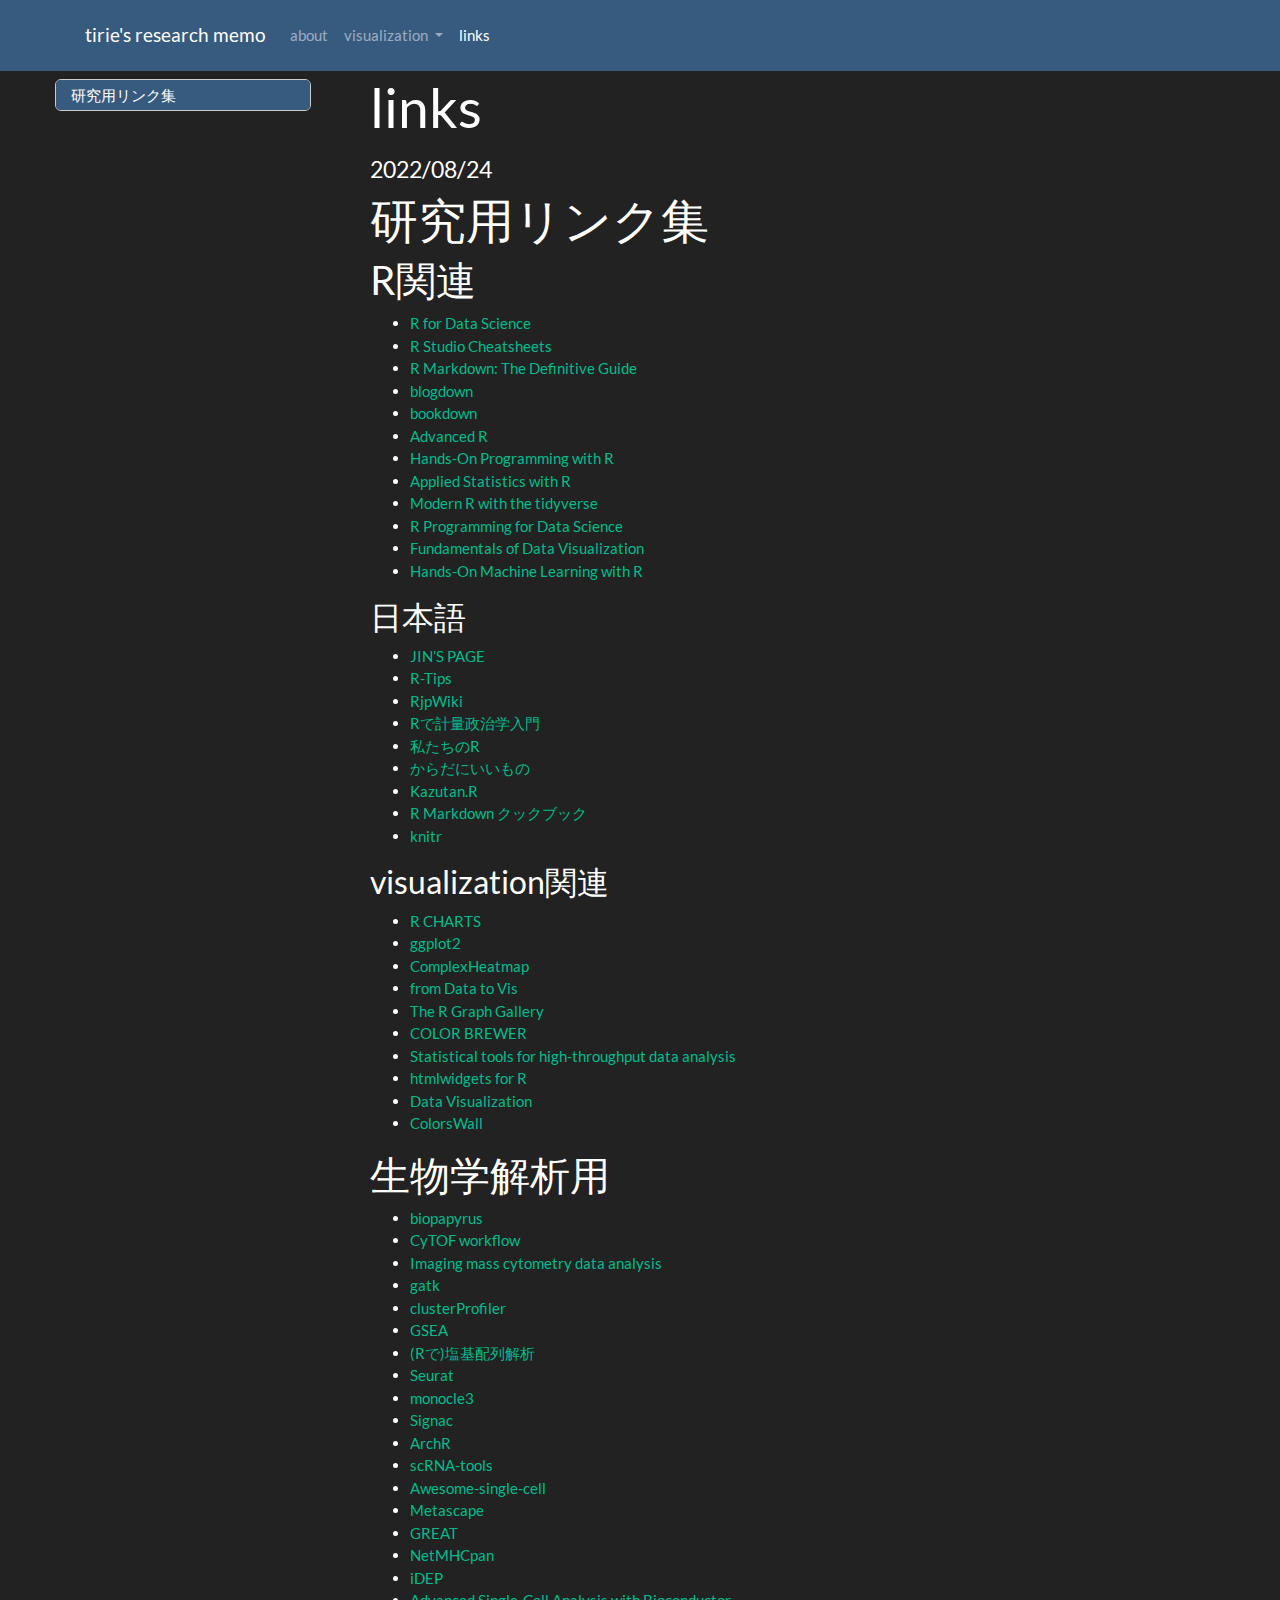
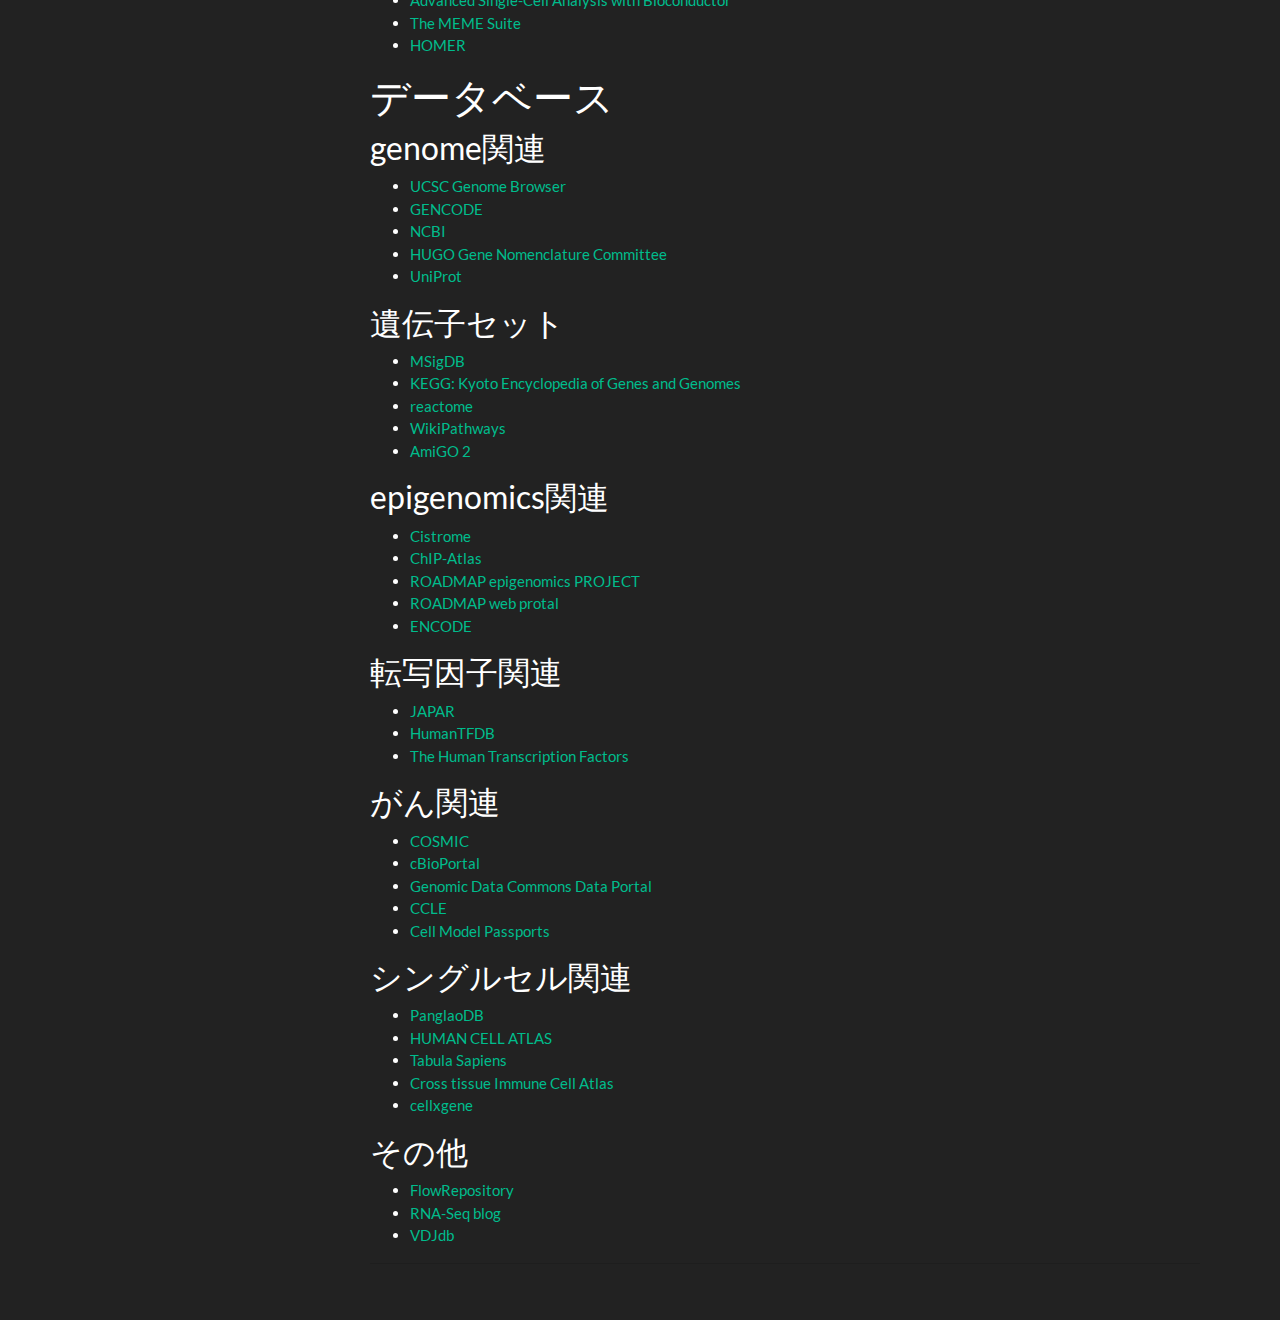
<file: docs/links.html>
<!DOCTYPE html>

<html>

<head>

<meta charset="utf-8" />
<meta name="generator" content="pandoc" />
<meta http-equiv="X-UA-Compatible" content="IE=EDGE" />




<title>links</title>

<script src="site_libs/header-attrs-2.14.3/header-attrs.js"></script>
<script src="site_libs/jquery-3.6.0/jquery-3.6.0.min.js"></script>
<meta name="viewport" content="width=device-width, initial-scale=1, shrink-to-fit=no" />
<link href="site_libs/bootstrap-4.6.0/bootstrap.min.css" rel="stylesheet" />
<script src="site_libs/bootstrap-4.6.0/bootstrap.bundle.min.js"></script>
<script src="site_libs/bs3compat-0.4.0/transition.js"></script>
<script src="site_libs/bs3compat-0.4.0/tabs.js"></script>
<script src="site_libs/bs3compat-0.4.0/bs3compat.js"></script>
<script src="site_libs/jqueryui-1.11.4/jquery-ui.min.js"></script>
<link href="site_libs/tocify-1.9.1/jquery.tocify.css" rel="stylesheet" />
<script src="site_libs/tocify-1.9.1/jquery.tocify.js"></script>
<script src="site_libs/navigation-1.1/tabsets.js"></script>
<link href="site_libs/highlightjs-9.12.0/textmate.css" rel="stylesheet" />
<script src="site_libs/highlightjs-9.12.0/highlight.js"></script>

<style type="text/css">
  code{white-space: pre-wrap;}
  span.smallcaps{font-variant: small-caps;}
  span.underline{text-decoration: underline;}
  div.column{display: inline-block; vertical-align: top; width: 50%;}
  div.hanging-indent{margin-left: 1.5em; text-indent: -1.5em;}
  ul.task-list{list-style: none;}
    </style>

<style type="text/css">code{white-space: pre;}</style>
<script type="text/javascript">
if (window.hljs) {
  hljs.configure({languages: []});
  hljs.initHighlightingOnLoad();
  if (document.readyState && document.readyState === "complete") {
    window.setTimeout(function() { hljs.initHighlighting(); }, 0);
  }
}
</script>









<style type = "text/css">
.main-container {
  max-width: 940px;
  margin-left: auto;
  margin-right: auto;
}
img {
  max-width:100%;
}
.tabbed-pane {
  padding-top: 12px;
}
.html-widget {
  margin-bottom: 20px;
}
button.code-folding-btn:focus {
  outline: none;
}
summary {
  display: list-item;
}
details > summary > p:only-child {
  display: inline;
}
pre code {
  padding: 0;
}
</style>


<style type="text/css">
.dropdown-submenu {
  position: relative;
}
.dropdown-submenu>.dropdown-menu {
  top: 0;
  left: 100%;
  margin-top: -6px;
  margin-left: -1px;
  border-radius: 0 6px 6px 6px;
}
.dropdown-submenu:hover>.dropdown-menu {
  display: block;
}
.dropdown-submenu>a:after {
  display: block;
  content: " ";
  float: right;
  width: 0;
  height: 0;
  border-color: transparent;
  border-style: solid;
  border-width: 5px 0 5px 5px;
  border-left-color: #cccccc;
  margin-top: 5px;
  margin-right: -10px;
}
.dropdown-submenu:hover>a:after {
  border-left-color: #adb5bd;
}
.dropdown-submenu.pull-left {
  float: none;
}
.dropdown-submenu.pull-left>.dropdown-menu {
  left: -100%;
  margin-left: 10px;
  border-radius: 6px 0 6px 6px;
}
</style>

<script type="text/javascript">
// manage active state of menu based on current page
$(document).ready(function () {
  // active menu anchor
  href = window.location.pathname
  href = href.substr(href.lastIndexOf('/') + 1)
  if (href === "")
    href = "index.html";
  var menuAnchor = $('a[href="' + href + '"]');

  // mark the anchor link active (and if it's in a dropdown, also mark that active)
  var dropdown = menuAnchor.closest('li.dropdown');
  if (window.bootstrap) { // Bootstrap 4+
    menuAnchor.addClass('active');
    dropdown.find('> .dropdown-toggle').addClass('active');
  } else { // Bootstrap 3
    menuAnchor.parent().addClass('active');
    dropdown.addClass('active');
  }

  // Navbar adjustments
  var navHeight = $(".navbar").first().height() + 15;
  var style = document.createElement('style');
  var pt = "padding-top: " + navHeight + "px; ";
  var mt = "margin-top: -" + navHeight + "px; ";
  var css = "";
  // offset scroll position for anchor links (for fixed navbar)
  for (var i = 1; i <= 6; i++) {
    css += ".section h" + i + "{ " + pt + mt + "}\n";
  }
  style.innerHTML = "body {" + pt + "padding-bottom: 40px; }\n" + css;
  document.head.appendChild(style);
});
</script>

<!-- tabsets -->

<style type="text/css">
.tabset-dropdown > .nav-tabs {
  display: inline-table;
  max-height: 500px;
  min-height: 44px;
  overflow-y: auto;
  border: 1px solid #ddd;
  border-radius: 4px;
}

.tabset-dropdown > .nav-tabs > li.active:before {
  content: "";
  font-family: 'Glyphicons Halflings';
  display: inline-block;
  padding: 10px;
  border-right: 1px solid #ddd;
}

.tabset-dropdown > .nav-tabs.nav-tabs-open > li.active:before {
  content: "&#xe258;";
  border: none;
}

.tabset-dropdown > .nav-tabs.nav-tabs-open:before {
  content: "";
  font-family: 'Glyphicons Halflings';
  display: inline-block;
  padding: 10px;
  border-right: 1px solid #ddd;
}

.tabset-dropdown > .nav-tabs > li.active {
  display: block;
}

.tabset-dropdown > .nav-tabs > li > a,
.tabset-dropdown > .nav-tabs > li > a:focus,
.tabset-dropdown > .nav-tabs > li > a:hover {
  border: none;
  display: inline-block;
  border-radius: 4px;
  background-color: transparent;
}

.tabset-dropdown > .nav-tabs.nav-tabs-open > li {
  display: block;
  float: none;
}

.tabset-dropdown > .nav-tabs > li {
  display: none;
}
</style>

<!-- code folding -->



<style type="text/css">

#TOC {
  margin: 25px 0px 20px 0px;
}
@media (max-width: 768px) {
#TOC {
  position: relative;
  width: 100%;
}
}

@media print {
.toc-content {
  /* see https://github.com/w3c/csswg-drafts/issues/4434 */
  float: right;
}
}

.toc-content {
  padding-left: 30px;
  padding-right: 40px;
}

div.main-container {
  max-width: 1200px;
}

div.tocify {
  width: 20%;
  max-width: 260px;
  max-height: 85%;
}

@media (min-width: 768px) and (max-width: 991px) {
  div.tocify {
    width: 25%;
  }
}

@media (max-width: 767px) {
  div.tocify {
    width: 100%;
    max-width: none;
  }
}

.tocify ul, .tocify li {
  line-height: 20px;
}

.tocify-subheader .tocify-item {
  font-size: 0.90em;
}

.tocify .list-group-item {
  border-radius: 0px;
}


</style>



</head>

<body>


<div class="container-fluid main-container">


<!-- setup 3col/9col grid for toc_float and main content  -->
<div class="row">
<div class="col-xs-12 col-sm-4 col-md-3">
<div id="TOC" class="tocify">
</div>
</div>

<div class="toc-content col-xs-12 col-sm-8 col-md-9">




<div class="navbar navbar-default  navbar-fixed-top" role="navigation">
  <div class="container">
    <div class="navbar-header">
      <button type="button" class="navbar-toggle collapsed" data-toggle="collapse" data-bs-toggle="collapse" data-target="#navbar" data-bs-target="#navbar">
        <span class="icon-bar"></span>
        <span class="icon-bar"></span>
        <span class="icon-bar"></span>
      </button>
      <a class="navbar-brand" href="index.html">tirie's research memo</a>
    </div>
    <div id="navbar" class="navbar-collapse collapse">
      <ul class="nav navbar-nav">
        <li>
  <a href="index.html">about</a>
</li>
<li class="dropdown">
  <a href="#" class="dropdown-toggle" data-toggle="dropdown" role="button" data-bs-toggle="dropdown" aria-expanded="false">
    visualization
     
    <span class="caret"></span>
  </a>
  <ul class="dropdown-menu" role="menu">
    <li>
      <a href="ComplexHeatmap.html">ComplexHeatmap</a>
    </li>
  </ul>
</li>
<li>
  <a href="links.html">links</a>
</li>
      </ul>
      <ul class="nav navbar-nav navbar-right">
        
      </ul>
    </div><!--/.nav-collapse -->
  </div><!--/.container -->
</div><!--/.navbar -->

<div id="header">



<h1 class="title toc-ignore">links</h1>
<h4 class="date">2022/08/24</h4>

</div>


<div id="研究用リンク集" class="section level1">
<h1>研究用リンク集</h1>
<div id="r関連" class="section level2">
<h2>R関連</h2>
<ul>
<li><a href="https://r4ds.had.co.nz/">R for Data Science</a></li>
<li><a href="https://www.rstudio.com/resources/cheatsheets/#ide">R
Studio Cheatsheets</a></li>
<li><a href="https://bookdown.org/yihui/rmarkdown/">R Markdown: The
Definitive Guide</a></li>
<li><a href="https://bookdown.org/yihui/blogdown/">blogdown</a></li>
<li><a
href="https://pkgs.rstudio.com/bookdown/index.html">bookdown</a></li>
<li><a href="https://adv-r.hadley.nz/index.html">Advanced R</a></li>
<li><a href="https://rstudio-education.github.io/hopr/">Hands-On
Programming with R</a></li>
<li><a href="https://book.stat420.org/">Applied Statistics with
R</a></li>
<li><a href="https://b-rodrigues.github.io/modern_R/">Modern R with the
tidyverse</a></li>
<li><a href="https://bookdown.org/rdpeng/rprogdatascience/">R
Programming for Data Science</a></li>
<li><a href="https://clauswilke.com/dataviz/">Fundamentals of Data
Visualization</a></li>
<li><a href="https://bradleyboehmke.github.io/HOML/index.html">Hands-On
Machine Learning with R</a></li>
</ul>
<div id="日本語" class="section level3">
<h3>日本語</h3>
<ul>
<li><a href="https://mjin.doshisha.ac.jp/R/">JIN’S PAGE</a></li>
<li><a
href="http://stat.sys.i.kyoto-u.ac.jp/titech/class/doc/r-tips.pdf">R-Tips</a></li>
<li><a href="http://www.okadajp.org/RWiki/">RjpWiki</a></li>
<li><a
href="https://shohei-doi.github.io/quant_polisci/">Rで計量政治学入門</a></li>
<li><a href="https://www.jaysong.net/RBook/">私たちのR</a></li>
<li><a href="https://www.karada-good.net/">からだにいいもの</a></li>
<li><a
href="https://kazutan.github.io/kazutanR/index.html">Kazutan.R</a></li>
<li><a href="https://gedevan-aleksizde.github.io/rmarkdown-cookbook/">R
Markdown クックブック</a></li>
<li><a
href="https://gedevan-aleksizde.github.io/knitr-doc-ja/index.html">knitr</a></li>
</ul>
</div>
<div id="visualization関連" class="section level3">
<h3>visualization関連</h3>
<ul>
<li><a href="https://r-charts.com/">R CHARTS</a></li>
<li><a href="https://ggplot2-book.org/index.html">ggplot2</a></li>
<li><a
href="https://jokergoo.github.io/ComplexHeatmap-reference/book/">ComplexHeatmap</a></li>
<li><a href="https://www.data-to-viz.com/">from Data to Vis</a></li>
<li><a href="https://r-graph-gallery.com/index.html">The R Graph
Gallery</a></li>
<li><a
href="https://colorbrewer2.org/#type=sequential&amp;scheme=BuGn&amp;n=3">COLOR
BREWER</a></li>
<li><a href="http://www.sthda.com/english/">Statistical tools for
high-throughput data analysis</a></li>
<li><a href="http://gallery.htmlwidgets.org/">htmlwidgets for R</a></li>
<li><a href="https://socviz.co/">Data Visualization</a></li>
<li><a href="https://colorswall.com/">ColorsWall</a></li>
</ul>
</div>
</div>
<div id="生物学解析用" class="section level2">
<h2>生物学解析用</h2>
<ul>
<li><a href="https://biopapyrus.jp/">biopapyrus</a></li>
<li><a
href="https://www.bioconductor.org/packages/release/workflows/vignettes/cytofWorkflow/inst/doc/cytofWorkflow.html">CyTOF
workflow</a></li>
<li><a
href="https://bodenmillergroup.github.io/IMCDataAnalysis/">Imaging mass
cytometry data analysis</a></li>
<li><a href="https://gatk.broadinstitute.org/hc/en-us">gatk</a></li>
<li><a
href="https://yulab-smu.top/biomedical-knowledge-mining-book/index.html">clusterProfiler</a></li>
<li><a href="http://www.gsea-msigdb.org/gsea/index.jsp">GSEA</a></li>
<li><a
href="https://www.iu.a.u-tokyo.ac.jp/~kadota/r_seq.html">(Rで)塩基配列解析</a></li>
<li><a href="https://satijalab.org/seurat/index.html">Seurat</a></li>
<li><a
href="https://cole-trapnell-lab.github.io/monocle3/">monocle3</a></li>
<li><a href="https://satijalab.org/signac/index.html">Signac</a></li>
<li><a href="https://www.archrproject.com/">ArchR</a></li>
<li><a href="https://www.scrna-tools.org/">scRNA-tools</a></li>
<li><a
href="https://seandavi.github.io/awesome-single-cell/">Awesome-single-cell</a></li>
<li><a
href="http://metascape.org/gp/index.html#/main/step1">Metascape</a></li>
<li><a href="http://great.stanford.edu/public/html/">GREAT</a></li>
<li><a
href="https://services.healthtech.dtu.dk/service.php?NetMHCpan-4.1">NetMHCpan</a></li>
<li><a href="http://bioinformatics.sdstate.edu/idep/">iDEP</a></li>
<li><a href="http://bioconductor.org/books/3.15/OSCA.advanced/">Advanced
Single-Cell Analysis with Bioconductor</a></li>
<li><a href="https://meme-suite.org/meme/index.html">The MEME
Suite</a></li>
<li><a href="http://homer.ucsd.edu/homer/">HOMER</a></li>
</ul>
</div>
<div id="データベース" class="section level2">
<h2>データベース</h2>
<div id="genome関連" class="section level3">
<h3>genome関連</h3>
<ul>
<li><a href="https://genome.ucsc.edu/">UCSC Genome Browser</a></li>
<li><a href="https://www.gencodegenes.org/">GENCODE</a></li>
<li><a href="https://www.ncbi.nlm.nih.gov/">NCBI</a></li>
<li><a href="https://www.genenames.org/">HUGO Gene Nomenclature
Committee</a></li>
<li><a href="https://www.uniprot.org/">UniProt</a></li>
</ul>
</div>
<div id="遺伝子セット" class="section level3">
<h3>遺伝子セット</h3>
<ul>
<li><a
href="http://www.gsea-msigdb.org/gsea/msigdb/index.jsp">MSigDB</a></li>
<li><a href="https://www.genome.jp/kegg/kegg_ja.html">KEGG: Kyoto
Encyclopedia of Genes and Genomes</a></li>
<li><a href="https://reactome.org/">reactome</a></li>
<li><a
href="https://www.wikipathways.org/index.php/WikiPathways">WikiPathways</a></li>
<li><a href="http://amigo.geneontology.org/amigo">AmiGO 2</a></li>
</ul>
</div>
<div id="epigenomics関連" class="section level3">
<h3>epigenomics関連</h3>
<ul>
<li><a href="http://www.cistrome.org/">Cistrome</a></li>
<li><a href="https://chip-atlas.org/">ChIP-Atlas</a></li>
<li><a href="http://www.roadmapepigenomics.org/">ROADMAP epigenomics
PROJECT</a></li>
<li><a
href="https://egg2.wustl.edu/roadmap/web_portal/index.html">ROADMAP web
protal</a></li>
<li><a href="https://www.encodeproject.org/">ENCODE</a></li>
</ul>
</div>
<div id="転写因子関連" class="section level3">
<h3>転写因子関連</h3>
<ul>
<li><a href="https://jaspar.genereg.net/">JAPAR</a></li>
<li><a
href="http://bioinfo.life.hust.edu.cn/HumanTFDB#!/">HumanTFDB</a></li>
<li><a href="http://humantfs.ccbr.utoronto.ca/">The Human Transcription
Factors</a></li>
</ul>
</div>
<div id="がん関連" class="section level3">
<h3>がん関連</h3>
<ul>
<li><a href="https://cancer.sanger.ac.uk/cosmic">COSMIC</a></li>
<li><a href="https://www.cbioportal.org/">cBioPortal</a></li>
<li><a href="https://portal.gdc.cancer.gov/">Genomic Data Commons Data
Portal</a></li>
<li><a href="https://sites.broadinstitute.org/ccle/">CCLE</a></li>
<li><a href="https://cellmodelpassports.sanger.ac.uk/">Cell Model
Passports</a></li>
</ul>
</div>
<div id="シングルセル関連" class="section level3">
<h3>シングルセル関連</h3>
<ul>
<li><a href="https://panglaodb.se/">PanglaoDB</a></li>
<li><a href="https://www.humancellatlas.org/">HUMAN CELL ATLAS</a></li>
<li><a href="https://tabula-sapiens-portal.ds.czbiohub.org/">Tabula
Sapiens</a></li>
<li><a href="https://www.tissueimmunecellatlas.org/">Cross tissue Immune
Cell Atlas</a></li>
<li><a href="https://cellxgene.cziscience.com/">cellxgene</a></li>
</ul>
</div>
<div id="その他" class="section level3">
<h3>その他</h3>
<ul>
<li><a href="https://flowrepository.org/">FlowRepository</a></li>
<li><a href="https://www.rna-seqblog.com/">RNA-Seq blog</a></li>
<li><a href="https://vdjdb.cdr3.net/">VDJdb</a></li>
</ul>
<hr />
</div>
</div>
</div>



</div>
</div>

</div>

<script>

// add bootstrap table styles to pandoc tables
function bootstrapStylePandocTables() {
  $('tr.odd').parent('tbody').parent('table').addClass('table table-condensed');
}
$(document).ready(function () {
  bootstrapStylePandocTables();
});


</script>

<!-- tabsets -->

<script>
$(document).ready(function () {
  window.buildTabsets("TOC");
});

$(document).ready(function () {
  $('.tabset-dropdown > .nav-tabs > li').click(function () {
    $(this).parent().toggleClass('nav-tabs-open');
  });
});
</script>

<!-- code folding -->

<script>
$(document).ready(function ()  {

    // temporarily add toc-ignore selector to headers for the consistency with Pandoc
    $('.unlisted.unnumbered').addClass('toc-ignore')

    // move toc-ignore selectors from section div to header
    $('div.section.toc-ignore')
        .removeClass('toc-ignore')
        .children('h1,h2,h3,h4,h5').addClass('toc-ignore');

    // establish options
    var options = {
      selectors: "h1,h2,h3",
      theme: "bootstrap3",
      context: '.toc-content',
      hashGenerator: function (text) {
        return text.replace(/[.\\/?&!#<>]/g, '').replace(/\s/g, '_');
      },
      ignoreSelector: ".toc-ignore",
      scrollTo: 0
    };
    options.showAndHide = true;
    options.smoothScroll = true;

    // tocify
    var toc = $("#TOC").tocify(options).data("toc-tocify");
});
</script>

<!-- dynamically load mathjax for compatibility with self-contained -->
<script>
  (function () {
    var script = document.createElement("script");
    script.type = "text/javascript";
    script.src  = "https://mathjax.rstudio.com/latest/MathJax.js?config=TeX-AMS-MML_HTMLorMML";
    document.getElementsByTagName("head")[0].appendChild(script);
  })();
</script>

</body>
</html>
</file>
<file: docs/site_libs/highlightjs-9.12.0/textmate.css>
.hljs-literal {
  color: rgb(88, 72, 246);
}

.hljs-number {
  color: rgb(0, 0, 205);
}

.hljs-comment {
  color: rgb(76, 136, 107);
}

.hljs-keyword {
  color: rgb(0, 0, 255);
}

.hljs-string {
  color: rgb(3, 106, 7);
}
</file>
